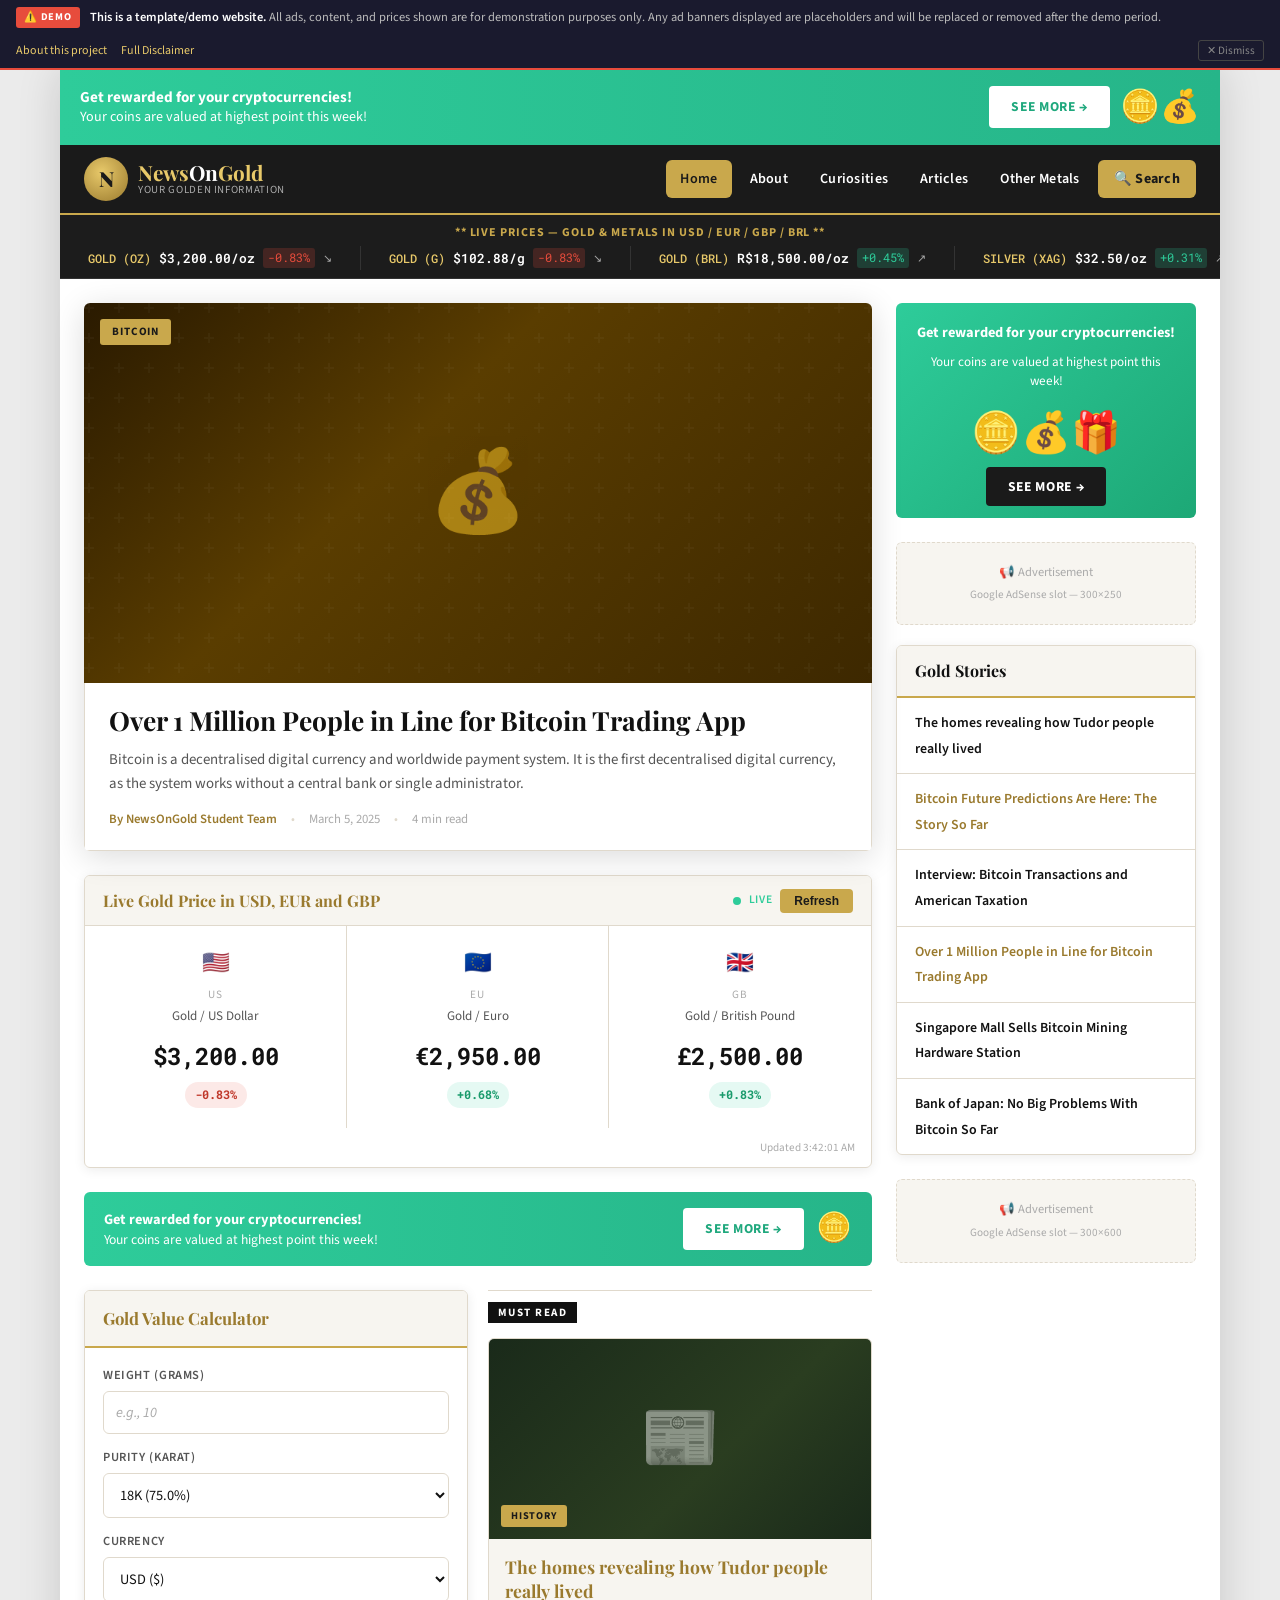
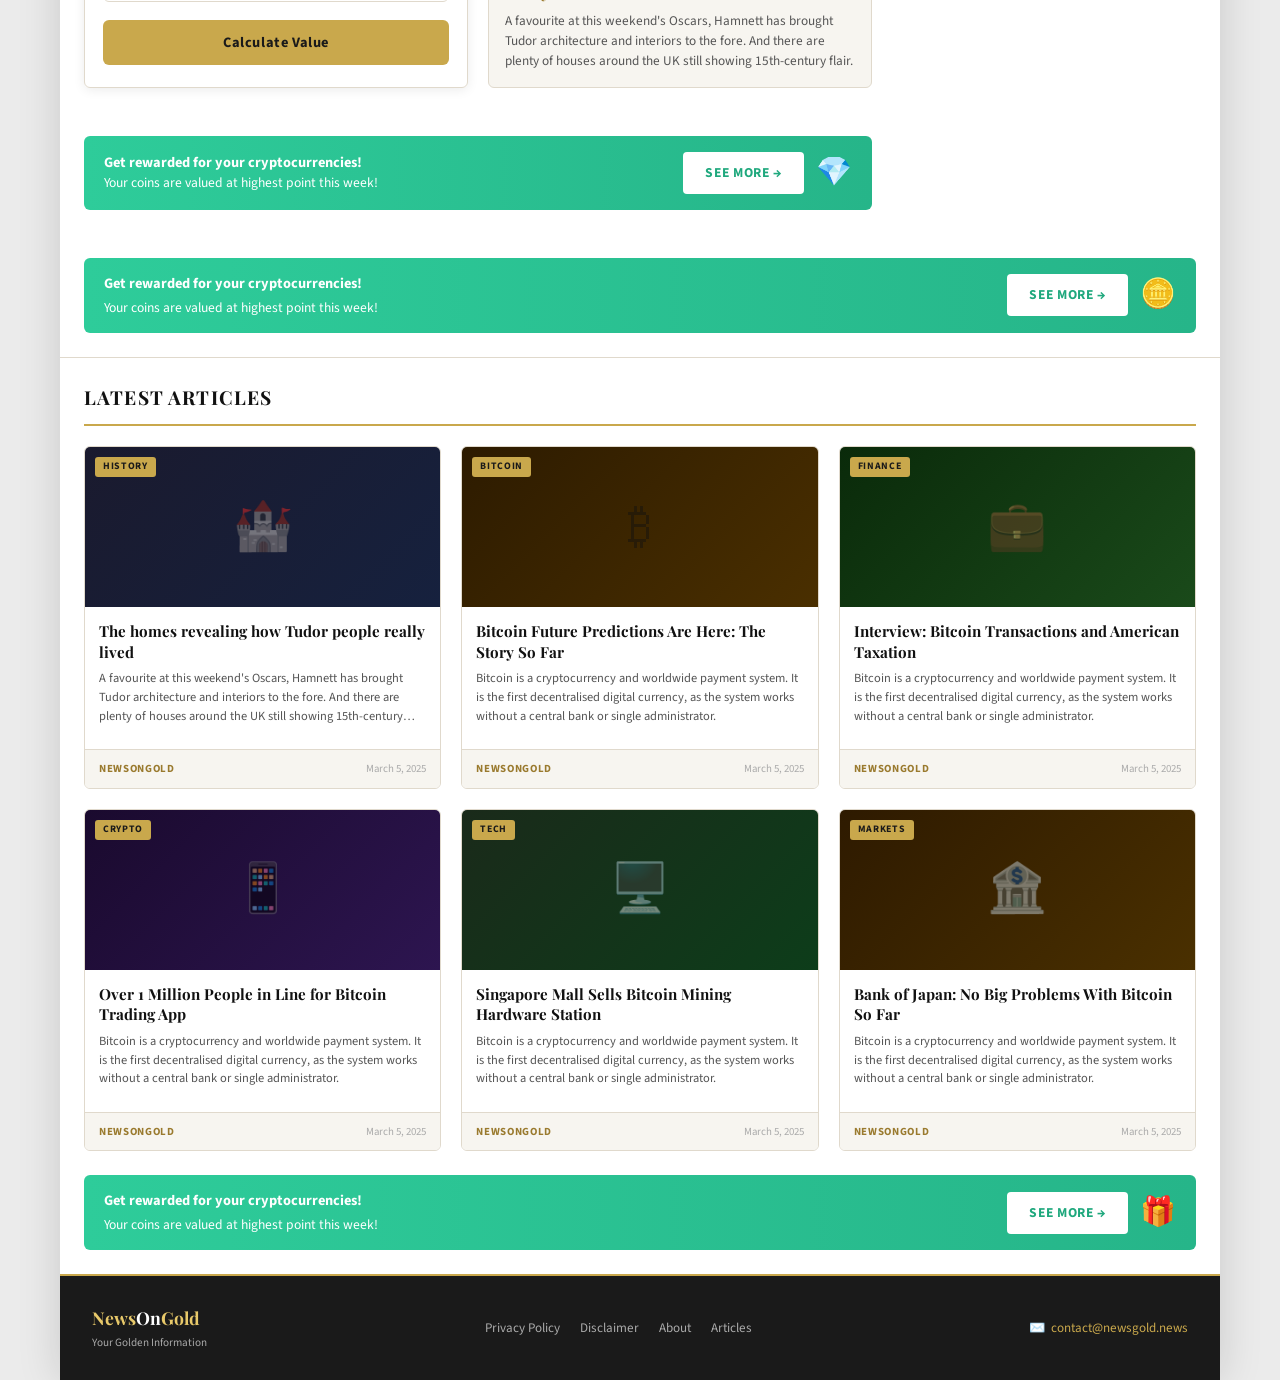
<file: index.html>
<!DOCTYPE html>
<html lang="en">
<head>
  <meta charset="UTF-8" />
  <meta name="viewport" content="width=device-width, initial-scale=1.0" />
  <meta name="description" content="NewsOnGold — Your trusted source for gold market news, live gold prices, and financial education. Covering gold, silver, platinum and cryptocurrency." />
  <meta name="keywords" content="gold price, gold news, live gold price, gold calculator, financial education, gold market" />
  <meta property="og:title" content="NewsOnGold — Your Golden Information" />
  <meta property="og:description" content="Live gold prices, gold news, and financial education for students and investors." />
  <meta property="og:type" content="website" />
  <title>NewsOnGold — Your Golden Information</title>
  <link rel="stylesheet" href="css/style.css" />
  <link rel="icon" href="data:image/svg+xml,<svg xmlns='http://www.w3.org/2000/svg' viewBox='0 0 100 100'><text y='.9em' font-size='90'>🥇</text></svg>" />

  <!-- Google AdSense placeholder — replace with your publisher ID -->
  <!-- <script async src="https://pagead2.googlesyndication.com/pagead/js/adsbygoogle.js?client=ca-pub-XXXXXXXXXX" crossorigin="anonymous"></script> -->
</head>
<body>

<div class="site-wrapper">

  <!-- ===== TOP AD BANNER ===== -->
  <div class="top-ad-banner">
    <div class="ad-text">
      <strong>Get rewarded for your cryptocurrencies!</strong>
      Your coins are valued at highest point this week!
    </div>
    <div class="ad-cta">
      <a href="#" class="btn-see-more">SEE MORE →</a>
      <span class="ad-coins">🪙💰</span>
    </div>
  </div>

  <!-- ===== HEADER ===== -->
  <header class="site-header">
    <div class="header-inner">
      <a href="index.html" class="site-logo">
        <div class="logo-icon">N</div>
        <div class="logo-text">
          <div class="name">News<span>On</span>Gold</div>
          <div class="tagline">Your Golden Information</div>
        </div>
      </a>

      <nav class="main-nav" id="mainNav" aria-label="Main navigation">
        <a href="index.html" class="active">Home</a>
        <a href="pages/about.html">About</a>
        <a href="pages/curiosities.html">Curiosities</a>
        <a href="pages/articles.html">Articles</a>
        <a href="pages/other-metals.html">Other Metals</a>
        <a href="#" class="search-btn" id="searchBtn">🔍 Search</a>
      </nav>

      <button class="hamburger" id="hamburger" aria-label="Toggle menu" aria-expanded="false">
        <span></span><span></span><span></span>
      </button>
    </div>
  </header>

  <!-- ===== PRICE TICKER ===== -->
  <div class="price-ticker" aria-label="Live metal prices ticker">
    <div class="ticker-label">** Live prices — Gold &amp; Metals in USD / EUR / GBP / BRL **</div>
    <div class="ticker-track" id="tickerTrack">
      <!-- Filled by JS -->
    </div>
  </div>

  <!-- ===== MAIN CONTENT ===== -->
  <main>
    <div class="content-wrap">

      <!-- ===== LEFT / MAIN COLUMN ===== -->
      <div class="main-col">

        <!-- Hero Article -->
        <article class="hero-article">
          <div class="hero-img-wrap">
            <div class="hero-img-placeholder">
              <div style="font-size:5rem;opacity:0.5">💰</div>
            </div>
            <span class="hero-category">Bitcoin</span>
          </div>
          <div class="hero-meta">
            <h2><a href="pages/article-sample.html">Over 1 Million People in Line for Bitcoin Trading App</a></h2>
            <p class="excerpt">Bitcoin is a decentralised digital currency and worldwide payment system. It is the first decentralised digital currency, as the system works without a central bank or single administrator.</p>
            <div class="article-byline">
              <span class="author">By NewsOnGold Student Team</span>
              <span class="dot">•</span>
              <span>March 5, 2025</span>
              <span class="dot">•</span>
              <span>4 min read</span>
            </div>
          </div>
        </article>

        <!-- Live Gold Price Widget -->
        <section class="live-gold-section" aria-label="Live gold prices">
          <div class="live-gold-header">
            <h3>Live Gold Price in USD, EUR and GBP</h3>
            <div class="live-controls">
              <div class="live-dot" aria-hidden="true"></div>
              <span class="live-label">Live</span>
              <button class="btn-refresh" id="btnRefresh" aria-label="Refresh gold prices">Refresh</button>
            </div>
          </div>
          <div class="gold-prices-grid" id="goldPricesGrid" aria-live="polite">
            <!-- Filled by JS -->
            <div class="price-card">
              <div class="currency-flag">🇺🇸</div>
              <div class="currency-label">US</div>
              <div class="currency-name">Gold / US Dollar</div>
              <div class="price-value">$2,045.71</div>
              <span class="price-change down">-0.83%</span>
            </div>
            <div class="price-card">
              <div class="currency-flag">🇪🇺</div>
              <div class="currency-label">EU</div>
              <div class="currency-name">Gold / Euro</div>
              <div class="price-value">€1,882.05</div>
              <span class="price-change up">+0.68%</span>
            </div>
            <div class="price-card">
              <div class="currency-flag">🇬🇧</div>
              <div class="currency-label">GB</div>
              <div class="currency-name">Gold / British Pound</div>
              <div class="price-value">£1,616.11</div>
              <span class="price-change up">+0.83%</span>
            </div>
          </div>
          <div style="padding:6px 16px 8px;text-align:right;">
            <small id="lastUpdated" style="font-size:0.7rem;color:#aaa;">Prices update every 5 minutes</small>
          </div>
        </section>

        <!-- Inline Ad Banner -->
        <div class="inline-ad" role="complementary" aria-label="Advertisement">
          <div class="ad-text">
            <strong>Get rewarded for your cryptocurrencies!</strong>
            Your coins are valued at highest point this week!
          </div>
          <div class="inline-ad-right">
            <a href="#" class="btn-see-more">SEE MORE →</a>
            <span style="font-size:1.8rem">🪙</span>
          </div>
        </div>

        <!-- Two-column: Calculator + Must Read -->
        <div style="display:grid;grid-template-columns:1fr 1fr;gap:20px;margin-bottom:24px;" class="calc-mustreads-row">

          <!-- Gold Calculator -->
          <section class="calculator-section" aria-label="Gold value calculator">
            <div class="calc-header">
              <h3>Gold Value Calculator</h3>
            </div>
            <div class="calc-body">
              <div class="form-group">
                <label for="calcWeight">Weight (grams)</label>
                <input type="number" id="calcWeight" placeholder="e.g., 10" min="0.01" step="0.01" />
              </div>
              <div class="form-group">
                <label for="calcPurity">Purity (Karat)</label>
                <select id="calcPurity">
                  <option>24K (99.9%)</option>
                  <option>22K (91.6%)</option>
                  <option>21K (87.5%)</option>
                  <option selected>18K (75.0%)</option>
                  <option>14K (58.3%)</option>
                  <option>10K (41.7%)</option>
                  <option>9K (37.5%)</option>
                </select>
              </div>
              <div class="form-group">
                <label for="calcCurrency">Currency</label>
                <select id="calcCurrency">
                  <option value="USD">USD ($)</option>
                  <option value="EUR">EUR (€)</option>
                  <option value="GBP">GBP (£)</option>
                  <option value="BRL">BRL (R$)</option>
                </select>
              </div>
              <button class="btn-calculate" id="btnCalculate">Calculate Value</button>
              <div class="calc-result" id="calcResult">
                <div class="result-label">Estimated Gold Value</div>
                <div class="result-value" id="calcResultValue">—</div>
              </div>
            </div>
          </section>

          <!-- Must Read -->
          <div>
            <div class="must-read-section">
              <div class="section-title"><span>MUST READ</span></div>
              <article class="must-read-card">
                <div class="must-read-img">
                  <div class="img-icon">📰</div>
                  <span class="must-read-cat">History</span>
                </div>
                <div class="must-read-content">
                  <h4><a href="pages/article-sample.html">The homes revealing how Tudor people really lived</a></h4>
                  <p>A favourite at this weekend's Oscars, Hamnett has brought Tudor architecture and interiors to the fore. And there are plenty of houses around the UK still showing 15th-century flair.</p>
                </div>
              </article>
            </div>
          </div>
        </div>

        <!-- Bottom Inline Ad -->
        <div class="inline-ad" role="complementary" aria-label="Advertisement">
          <div class="ad-text">
            <strong>Get rewarded for your cryptocurrencies!</strong>
            Your coins are valued at highest point this week!
          </div>
          <div class="inline-ad-right">
            <a href="#" class="btn-see-more">SEE MORE →</a>
            <span style="font-size:1.8rem">💎</span>
          </div>
        </div>

      </div><!-- /main-col -->

      <!-- ===== SIDEBAR ===== -->
      <aside class="sidebar" aria-label="Sidebar">

        <!-- Sidebar Ad -->
        <div class="sidebar-ad" role="complementary">
          <div class="sidebar-ad-box">
            <strong>Get rewarded for your cryptocurrencies!</strong>
            <p>Your coins are valued at highest point this week!</p>
            <div class="sidebar-ad-coins">🪙💰🎁</div>
            <a href="#" class="btn-see-more" style="background:var(--dark);color:var(--white);">SEE MORE →</a>
          </div>
        </div>

        <!-- AdSense Slot (replace with real ad unit) -->
        <div class="adsense-slot">
          <!-- Google AdSense Ad Unit -->
          <!-- <ins class="adsbygoogle" style="display:block" data-ad-client="ca-pub-XXXXXX" data-ad-slot="XXXXXXXX" data-ad-format="auto"></ins> -->
          <p>📢 Advertisement</p>
          <p style="font-size:0.7rem;margin-top:4px;">Google AdSense slot — 300×250</p>
        </div>

        <!-- Gold Stories Widget -->
        <aside class="sidebar-widget" aria-label="Gold Stories">
          <div class="widget-header">
            <h3>Gold Stories</h3>
          </div>
          <div class="widget-body">
            <div class="story-list-item">
              <a href="pages/article-sample.html">The homes revealing how Tudor people really lived</a>
            </div>
            <div class="story-list-item">
              <a href="pages/article-sample.html">Bitcoin Future Predictions Are Here: The Story So Far</a>
            </div>
            <div class="story-list-item">
              <a href="pages/article-sample.html">Interview: Bitcoin Transactions and American Taxation</a>
            </div>
            <div class="story-list-item">
              <a href="pages/article-sample.html">Over 1 Million People in Line for Bitcoin Trading App</a>
            </div>
            <div class="story-list-item">
              <a href="pages/article-sample.html">Singapore Mall Sells Bitcoin Mining Hardware Station</a>
            </div>
            <div class="story-list-item">
              <a href="pages/article-sample.html">Bank of Japan: No Big Problems With Bitcoin So Far</a>
            </div>
          </div>
        </aside>

        <!-- Sidebar AdSense -->
        <div class="adsense-slot">
          <p>📢 Advertisement</p>
          <p style="font-size:0.7rem;margin-top:4px;">Google AdSense slot — 300×600</p>
        </div>

      </aside><!-- /sidebar -->

    </div><!-- /content-wrap -->

    <!-- ===== BOTTOM AD BANNER ===== -->
    <div class="bottom-ad-banner" role="complementary" aria-label="Advertisement">
      <div class="ad-text">
        <strong>Get rewarded for your cryptocurrencies!</strong>
        Your coins are valued at highest point this week!
      </div>
      <div style="display:flex;align-items:center;gap:12px;">
        <a href="#" class="btn-see-more">SEE MORE →</a>
        <span style="font-size:1.8rem">🪙</span>
      </div>
    </div>

    <!-- ===== LATEST ARTICLES ===== -->
    <section class="latest-articles" aria-label="Latest articles">
      <h2 class="section-heading">Latest Articles</h2>
      <div class="articles-grid">

        <article class="article-card">
          <div class="article-thumb article-thumb-1">
            <div class="thumb-icon">🏰</div>
            <span class="article-cat-badge">History</span>
          </div>
          <div class="article-info">
            <h4><a href="pages/article-sample.html">The homes revealing how Tudor people really lived</a></h4>
            <p>A favourite at this weekend's Oscars, Hamnett has brought Tudor architecture and interiors to the fore. And there are plenty of houses around the UK still showing 15th-century flair.</p>
          </div>
          <div class="article-footer">
            <span class="site-name">NewsOnGold</span>
            <span class="pub-date">March 5, 2025</span>
          </div>
        </article>

        <article class="article-card">
          <div class="article-thumb article-thumb-2">
            <div class="thumb-icon">₿</div>
            <span class="article-cat-badge">Bitcoin</span>
          </div>
          <div class="article-info">
            <h4><a href="pages/article-sample.html">Bitcoin Future Predictions Are Here: The Story So Far</a></h4>
            <p>Bitcoin is a cryptocurrency and worldwide payment system. It is the first decentralised digital currency, as the system works without a central bank or single administrator.</p>
          </div>
          <div class="article-footer">
            <span class="site-name">NewsOnGold</span>
            <span class="pub-date">March 5, 2025</span>
          </div>
        </article>

        <article class="article-card">
          <div class="article-thumb article-thumb-3">
            <div class="thumb-icon">💼</div>
            <span class="article-cat-badge">Finance</span>
          </div>
          <div class="article-info">
            <h4><a href="pages/article-sample.html">Interview: Bitcoin Transactions and American Taxation</a></h4>
            <p>Bitcoin is a cryptocurrency and worldwide payment system. It is the first decentralised digital currency, as the system works without a central bank or single administrator.</p>
          </div>
          <div class="article-footer">
            <span class="site-name">NewsOnGold</span>
            <span class="pub-date">March 5, 2025</span>
          </div>
        </article>

        <article class="article-card">
          <div class="article-thumb article-thumb-4">
            <div class="thumb-icon">📱</div>
            <span class="article-cat-badge">Crypto</span>
          </div>
          <div class="article-info">
            <h4><a href="pages/article-sample.html">Over 1 Million People in Line for Bitcoin Trading App</a></h4>
            <p>Bitcoin is a cryptocurrency and worldwide payment system. It is the first decentralised digital currency, as the system works without a central bank or single administrator.</p>
          </div>
          <div class="article-footer">
            <span class="site-name">NewsOnGold</span>
            <span class="pub-date">March 5, 2025</span>
          </div>
        </article>

        <article class="article-card">
          <div class="article-thumb article-thumb-5">
            <div class="thumb-icon">🖥️</div>
            <span class="article-cat-badge">Tech</span>
          </div>
          <div class="article-info">
            <h4><a href="pages/article-sample.html">Singapore Mall Sells Bitcoin Mining Hardware Station</a></h4>
            <p>Bitcoin is a cryptocurrency and worldwide payment system. It is the first decentralised digital currency, as the system works without a central bank or single administrator.</p>
          </div>
          <div class="article-footer">
            <span class="site-name">NewsOnGold</span>
            <span class="pub-date">March 5, 2025</span>
          </div>
        </article>

        <article class="article-card">
          <div class="article-thumb article-thumb-6">
            <div class="thumb-icon">🏦</div>
            <span class="article-cat-badge">Markets</span>
          </div>
          <div class="article-info">
            <h4><a href="pages/article-sample.html">Bank of Japan: No Big Problems With Bitcoin So Far</a></h4>
            <p>Bitcoin is a cryptocurrency and worldwide payment system. It is the first decentralised digital currency, as the system works without a central bank or single administrator.</p>
          </div>
          <div class="article-footer">
            <span class="site-name">NewsOnGold</span>
            <span class="pub-date">March 5, 2025</span>
          </div>
        </article>

      </div>
    </section>

    <!-- ===== BOTTOM AD STRIP ===== -->
    <div class="bottom-ad-banner" role="complementary" aria-label="Advertisement">
      <div class="ad-text">
        <strong>Get rewarded for your cryptocurrencies!</strong>
        Your coins are valued at highest point this week!
      </div>
      <div style="display:flex;align-items:center;gap:12px;">
        <a href="#" class="btn-see-more">SEE MORE →</a>
        <span style="font-size:1.8rem">🎁</span>
      </div>
    </div>

  </main><!-- /main -->

  <!-- ===== FOOTER ===== -->
  <footer class="site-footer">
    <div class="footer-inner">
      <div class="footer-logo">
        <div class="name">News<span>On</span>Gold</div>
        <div class="tagline">Your Golden Information</div>
      </div>
      <nav class="footer-links" aria-label="Footer links">
        <a href="pages/privacy.html">Privacy Policy</a>
        <a href="pages/disclaimer.html">Disclaimer</a>
        <a href="pages/about.html">About</a>
        <a href="pages/articles.html">Articles</a>
      </nav>
      <div class="footer-contact">
        ✉️ <a href="mailto:contact@newsgold.news">contact@newsgold.news</a>
      </div>
    </div>
  </footer>

</div><!-- /site-wrapper -->

<!-- Search Overlay -->
<div class="search-overlay" id="searchOverlay" role="dialog" aria-label="Search" aria-modal="true">
  <div class="search-box">
    <h3>Search NewsOnGold</h3>
    <div class="search-input-wrap">
      <input type="search" id="searchInput" placeholder="Search articles, topics…" aria-label="Search input" />
      <button class="btn-search-go" onclick="alert('Search functionality — connect to your CMS or use a service like Algolia.')">Go</button>
    </div>
    <button class="btn-close-search" id="closeSearch">✕ Close</button>
  </div>
</div>

<script src="js/main.js"></script>
<script src="js/demo-banner.js"></script>
</body>
</html>
</file>
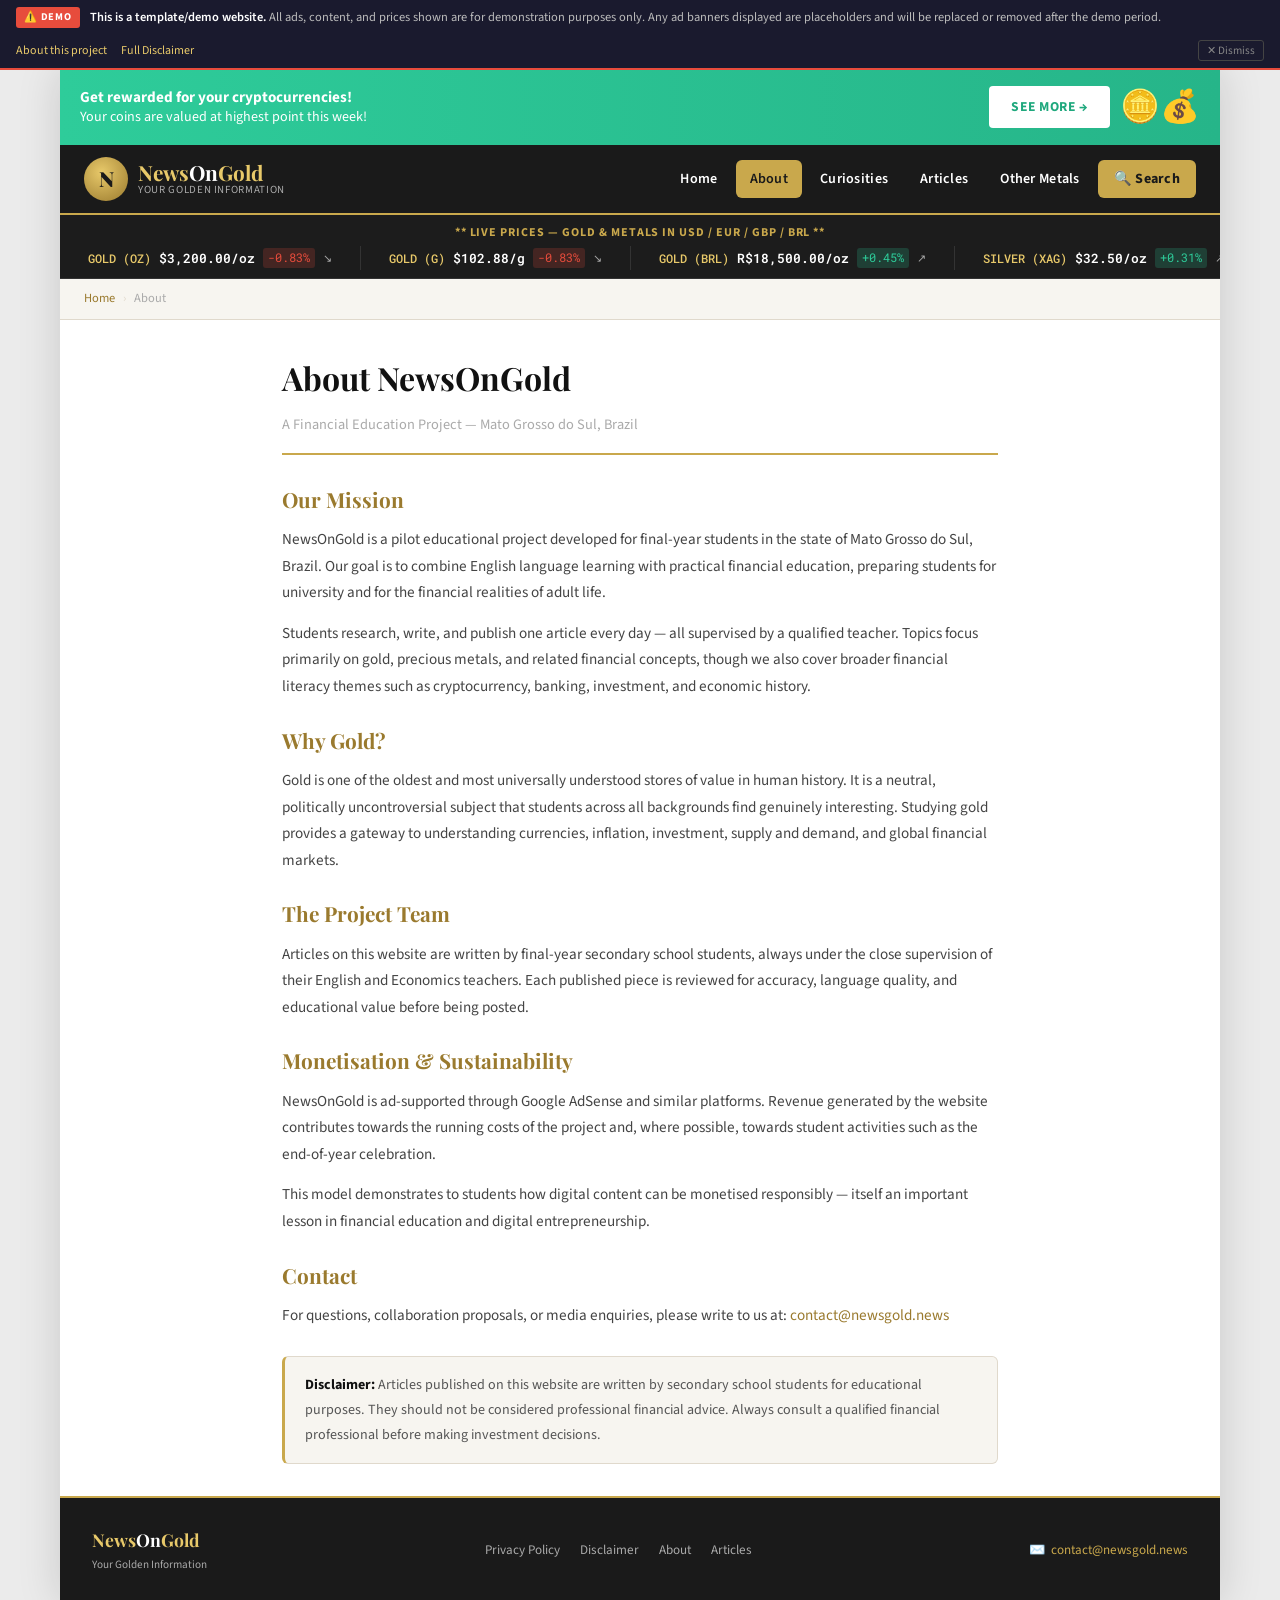
<file: pages/about.html>
<!DOCTYPE html>
<html lang="en">
<head>
  <meta charset="UTF-8" />
  <meta name="viewport" content="width=device-width, initial-scale=1.0" />
  <title>About — NewsOnGold</title>
  <link rel="stylesheet" href="../css/style.css" />
  <link rel="icon" href="data:image/svg+xml,<svg xmlns='http://www.w3.org/2000/svg' viewBox='0 0 100 100'><text y='.9em' font-size='90'>🥇</text></svg>" />
</head>
<body>
<div class="site-wrapper">

  <div class="top-ad-banner">
    <div class="ad-text"><strong>Get rewarded for your cryptocurrencies!</strong> Your coins are valued at highest point this week!</div>
    <div class="ad-cta"><a href="#" class="btn-see-more">SEE MORE →</a><span class="ad-coins">🪙💰</span></div>
  </div>

  <header class="site-header">
    <div class="header-inner">
      <a href="../index.html" class="site-logo">
        <div class="logo-icon">N</div>
        <div class="logo-text">
          <div class="name">News<span>On</span>Gold</div>
          <div class="tagline">Your Golden Information</div>
        </div>
      </a>
      <nav class="main-nav" id="mainNav">
        <a href="../index.html">Home</a>
        <a href="about.html" class="active">About</a>
        <a href="curiosities.html">Curiosities</a>
        <a href="articles.html">Articles</a>
        <a href="other-metals.html">Other Metals</a>
        <a href="#" class="search-btn" id="searchBtn">🔍 Search</a>
      </nav>
      <button class="hamburger" id="hamburger" aria-label="Toggle menu" aria-expanded="false"><span></span><span></span><span></span></button>
    </div>
  </header>

  <div class="price-ticker">
    <div class="ticker-label">** Live prices — Gold &amp; Metals in USD / EUR / GBP / BRL **</div>
    <div class="ticker-track" id="tickerTrack"></div>
  </div>

  <nav class="breadcrumb"><a href="../index.html">Home</a><span class="sep">›</span><span>About</span></nav>

  <main>
    <div class="info-page">
      <h1>About NewsOnGold</h1>
      <p class="subtitle">A Financial Education Project — Mato Grosso do Sul, Brazil</p>

      <h2>Our Mission</h2>
      <p>NewsOnGold is a pilot educational project developed for final-year students in the state of Mato Grosso do Sul, Brazil. Our goal is to combine English language learning with practical financial education, preparing students for university and for the financial realities of adult life.</p>

      <p>Students research, write, and publish one article every day — all supervised by a qualified teacher. Topics focus primarily on gold, precious metals, and related financial concepts, though we also cover broader financial literacy themes such as cryptocurrency, banking, investment, and economic history.</p>

      <h2>Why Gold?</h2>
      <p>Gold is one of the oldest and most universally understood stores of value in human history. It is a neutral, politically uncontroversial subject that students across all backgrounds find genuinely interesting. Studying gold provides a gateway to understanding currencies, inflation, investment, supply and demand, and global financial markets.</p>

      <h2>The Project Team</h2>
      <p>Articles on this website are written by final-year secondary school students, always under the close supervision of their English and Economics teachers. Each published piece is reviewed for accuracy, language quality, and educational value before being posted.</p>

      <h2>Monetisation &amp; Sustainability</h2>
      <p>NewsOnGold is ad-supported through Google AdSense and similar platforms. Revenue generated by the website contributes towards the running costs of the project and, where possible, towards student activities such as the end-of-year celebration.</p>

      <p>This model demonstrates to students how digital content can be monetised responsibly — itself an important lesson in financial education and digital entrepreneurship.</p>

      <h2>Contact</h2>
      <p>For questions, collaboration proposals, or media enquiries, please write to us at: <a href="mailto:contact@newsgold.news" style="color:var(--gold-dark);">contact@newsgold.news</a></p>

      <div style="background:var(--off-white);border:1px solid var(--border);border-left:3px solid var(--gold);border-radius:var(--radius);padding:16px 20px;margin-top:28px;">
        <p style="margin:0;font-size:0.88rem;color:var(--gray);">
          <strong style="color:var(--black);">Disclaimer:</strong> Articles published on this website are written by secondary school students for educational purposes. They should not be considered professional financial advice. Always consult a qualified financial professional before making investment decisions.
        </p>
      </div>
    </div>
  </main>

  <footer class="site-footer">
    <div class="footer-inner">
      <div class="footer-logo"><div class="name">News<span>On</span>Gold</div><div class="tagline">Your Golden Information</div></div>
      <nav class="footer-links">
        <a href="privacy.html">Privacy Policy</a>
        <a href="disclaimer.html">Disclaimer</a>
        <a href="about.html">About</a>
        <a href="articles.html">Articles</a>
      </nav>
      <div class="footer-contact">✉️ <a href="mailto:contact@newsgold.news">contact@newsgold.news</a></div>
    </div>
  </footer>
</div>

<div class="search-overlay" id="searchOverlay" role="dialog" aria-modal="true">
  <div class="search-box">
    <h3>Search NewsOnGold</h3>
    <div class="search-input-wrap">
      <input type="search" id="searchInput" placeholder="Search articles, topics…" />
      <button class="btn-search-go">Go</button>
    </div>
    <button class="btn-close-search" id="closeSearch">✕ Close</button>
  </div>
</div>

<script src="../js/main.js"></script>
  <script src="../js/demo-banner.js"></script>
</body>
</html>
</file>
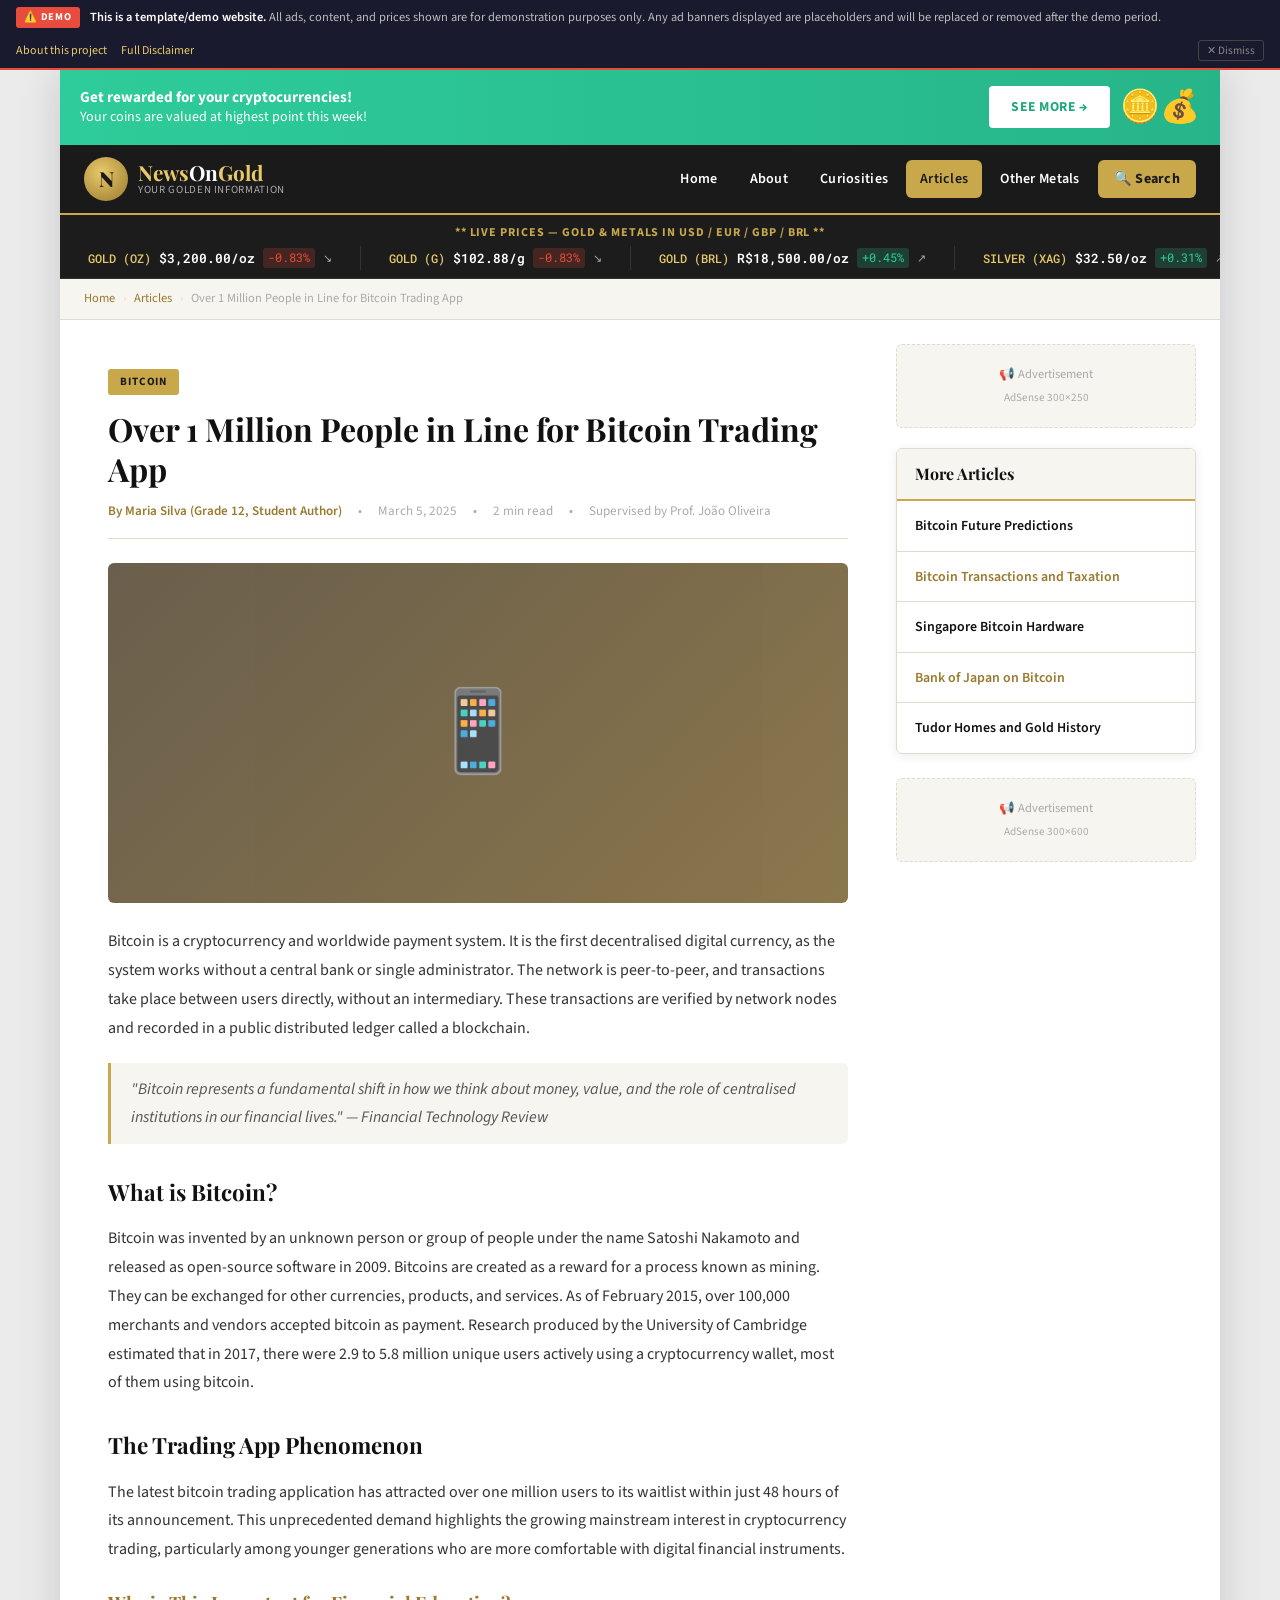
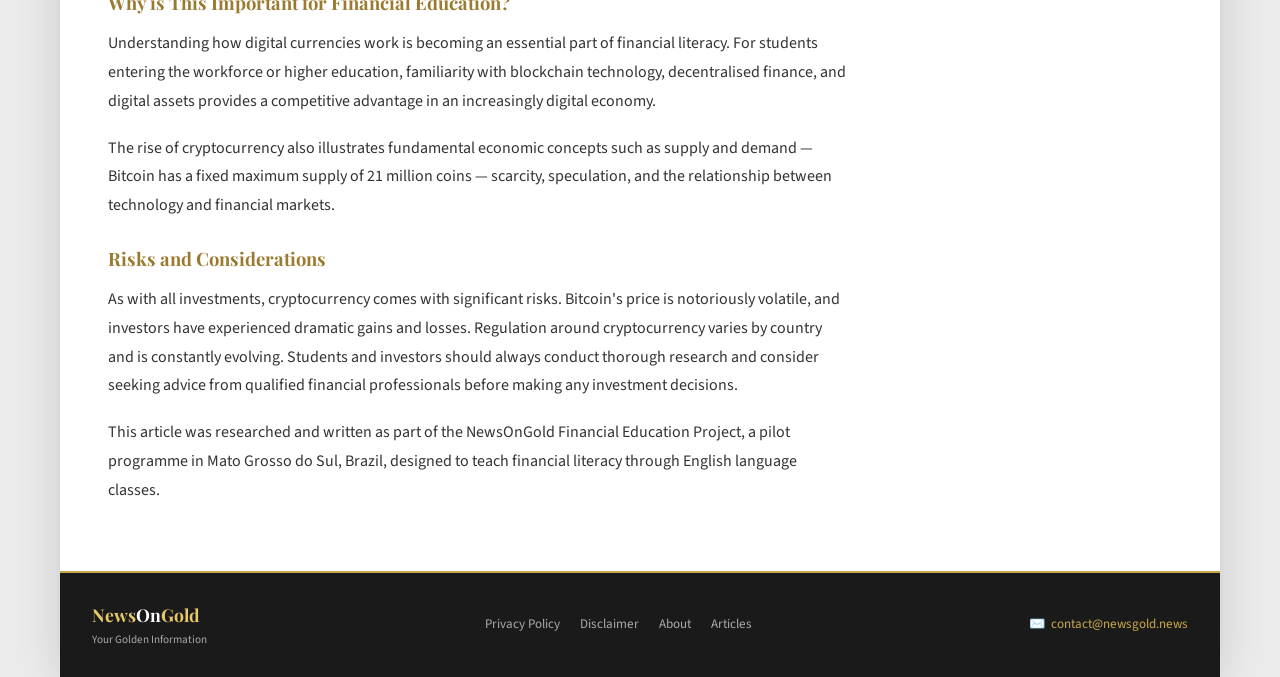
<file: pages/article-sample.html>
<!DOCTYPE html>
<html lang="en">
<head>
  <meta charset="UTF-8" />
  <meta name="viewport" content="width=device-width, initial-scale=1.0" />
  <meta name="description" content="Over 1 Million People in Line for Bitcoin Trading App — NewsOnGold Financial Education" />
  <title>Over 1 Million People in Line for Bitcoin Trading App — NewsOnGold</title>
  <link rel="stylesheet" href="../css/style.css" />
  <link rel="icon" href="data:image/svg+xml,<svg xmlns='http://www.w3.org/2000/svg' viewBox='0 0 100 100'><text y='.9em' font-size='90'>🥇</text></svg>" />
</head>
<body>

<div class="site-wrapper">

  <!-- Top Ad -->
  <div class="top-ad-banner">
    <div class="ad-text">
      <strong>Get rewarded for your cryptocurrencies!</strong>
      Your coins are valued at highest point this week!
    </div>
    <div class="ad-cta">
      <a href="#" class="btn-see-more">SEE MORE →</a>
      <span class="ad-coins">🪙💰</span>
    </div>
  </div>

  <!-- Header -->
  <header class="site-header">
    <div class="header-inner">
      <a href="../index.html" class="site-logo">
        <div class="logo-icon">N</div>
        <div class="logo-text">
          <div class="name">News<span>On</span>Gold</div>
          <div class="tagline">Your Golden Information</div>
        </div>
      </a>
      <nav class="main-nav" id="mainNav">
        <a href="../index.html">Home</a>
        <a href="about.html">About</a>
        <a href="curiosities.html">Curiosities</a>
        <a href="articles.html" class="active">Articles</a>
        <a href="other-metals.html">Other Metals</a>
        <a href="#" class="search-btn" id="searchBtn">🔍 Search</a>
      </nav>
      <button class="hamburger" id="hamburger" aria-label="Toggle menu" aria-expanded="false">
        <span></span><span></span><span></span>
      </button>
    </div>
  </header>

  <!-- Ticker -->
  <div class="price-ticker">
    <div class="ticker-label">** Live prices — Gold &amp; Metals in USD / EUR / GBP / BRL **</div>
    <div class="ticker-track" id="tickerTrack"></div>
  </div>

  <!-- Breadcrumb -->
  <nav class="breadcrumb" aria-label="Breadcrumb">
    <a href="../index.html">Home</a>
    <span class="sep">›</span>
    <a href="articles.html">Articles</a>
    <span class="sep">›</span>
    <span>Over 1 Million People in Line for Bitcoin Trading App</span>
  </nav>

  <!-- Main Content -->
  <main>
    <div class="content-wrap">
      <div class="main-col">
        <div class="article-page">

          <div class="article-page-header">
            <span class="article-page-cat">Bitcoin</span>
            <h1 class="article-page-title">Over 1 Million People in Line for Bitcoin Trading App</h1>
            <div class="article-page-byline">
              <span class="author">By Maria Silva (Grade 12, Student Author)</span>
              <span class="dot">•</span>
              <span>March 5, 2025</span>
              <span class="dot">•</span>
              <span id="readingTime">4 min read</span>
              <span class="dot">•</span>
              <span>Supervised by Prof. João Oliveira</span>
            </div>
          </div>

          <div class="article-page-img" aria-hidden="true">📱</div>

          <div class="article-page-body">
            <p>Bitcoin is a cryptocurrency and worldwide payment system. It is the first decentralised digital currency, as the system works without a central bank or single administrator. The network is peer-to-peer, and transactions take place between users directly, without an intermediary. These transactions are verified by network nodes and recorded in a public distributed ledger called a blockchain.</p>

            <blockquote>"Bitcoin represents a fundamental shift in how we think about money, value, and the role of centralised institutions in our financial lives." — Financial Technology Review</blockquote>

            <h2>What is Bitcoin?</h2>
            <p>Bitcoin was invented by an unknown person or group of people under the name Satoshi Nakamoto and released as open-source software in 2009. Bitcoins are created as a reward for a process known as mining. They can be exchanged for other currencies, products, and services. As of February 2015, over 100,000 merchants and vendors accepted bitcoin as payment. Research produced by the University of Cambridge estimated that in 2017, there were 2.9 to 5.8 million unique users actively using a cryptocurrency wallet, most of them using bitcoin.</p>

            <h2>The Trading App Phenomenon</h2>
            <p>The latest bitcoin trading application has attracted over one million users to its waitlist within just 48 hours of its announcement. This unprecedented demand highlights the growing mainstream interest in cryptocurrency trading, particularly among younger generations who are more comfortable with digital financial instruments.</p>

            <h3>Why is This Important for Financial Education?</h3>
            <p>Understanding how digital currencies work is becoming an essential part of financial literacy. For students entering the workforce or higher education, familiarity with blockchain technology, decentralised finance, and digital assets provides a competitive advantage in an increasingly digital economy.</p>

            <p>The rise of cryptocurrency also illustrates fundamental economic concepts such as supply and demand — Bitcoin has a fixed maximum supply of 21 million coins — scarcity, speculation, and the relationship between technology and financial markets.</p>

            <h3>Risks and Considerations</h3>
            <p>As with all investments, cryptocurrency comes with significant risks. Bitcoin's price is notoriously volatile, and investors have experienced dramatic gains and losses. Regulation around cryptocurrency varies by country and is constantly evolving. Students and investors should always conduct thorough research and consider seeking advice from qualified financial professionals before making any investment decisions.</p>

            <p>This article was researched and written as part of the NewsOnGold Financial Education Project, a pilot programme in Mato Grosso do Sul, Brazil, designed to teach financial literacy through English language classes.</p>
          </div>

        </div>
      </div>

      <!-- Sidebar -->
      <aside class="sidebar">
        <div class="adsense-slot">
          <p>📢 Advertisement</p>
          <p style="font-size:0.7rem;margin-top:4px;">AdSense 300×250</p>
        </div>
        <aside class="sidebar-widget">
          <div class="widget-header"><h3>More Articles</h3></div>
          <div class="widget-body">
            <div class="story-list-item"><a href="article-sample.html">Bitcoin Future Predictions</a></div>
            <div class="story-list-item"><a href="article-sample.html">Bitcoin Transactions and Taxation</a></div>
            <div class="story-list-item"><a href="article-sample.html">Singapore Bitcoin Hardware</a></div>
            <div class="story-list-item"><a href="article-sample.html">Bank of Japan on Bitcoin</a></div>
            <div class="story-list-item"><a href="article-sample.html">Tudor Homes and Gold History</a></div>
          </div>
        </aside>
        <div class="adsense-slot">
          <p>📢 Advertisement</p>
          <p style="font-size:0.7rem;margin-top:4px;">AdSense 300×600</p>
        </div>
      </aside>
    </div>
  </main>

  <!-- Footer -->
  <footer class="site-footer">
    <div class="footer-inner">
      <div class="footer-logo">
        <div class="name">News<span>On</span>Gold</div>
        <div class="tagline">Your Golden Information</div>
      </div>
      <nav class="footer-links">
        <a href="privacy.html">Privacy Policy</a>
        <a href="disclaimer.html">Disclaimer</a>
        <a href="about.html">About</a>
        <a href="articles.html">Articles</a>
      </nav>
      <div class="footer-contact">✉️ <a href="mailto:contact@newsgold.news">contact@newsgold.news</a></div>
    </div>
  </footer>
</div>

<div class="search-overlay" id="searchOverlay" role="dialog" aria-modal="true">
  <div class="search-box">
    <h3>Search NewsOnGold</h3>
    <div class="search-input-wrap">
      <input type="search" id="searchInput" placeholder="Search articles, topics…" />
      <button class="btn-search-go">Go</button>
    </div>
    <button class="btn-close-search" id="closeSearch">✕ Close</button>
  </div>
</div>

<script src="../js/main.js"></script>
  <script src="../js/demo-banner.js"></script>
</body>
</html>
</file>
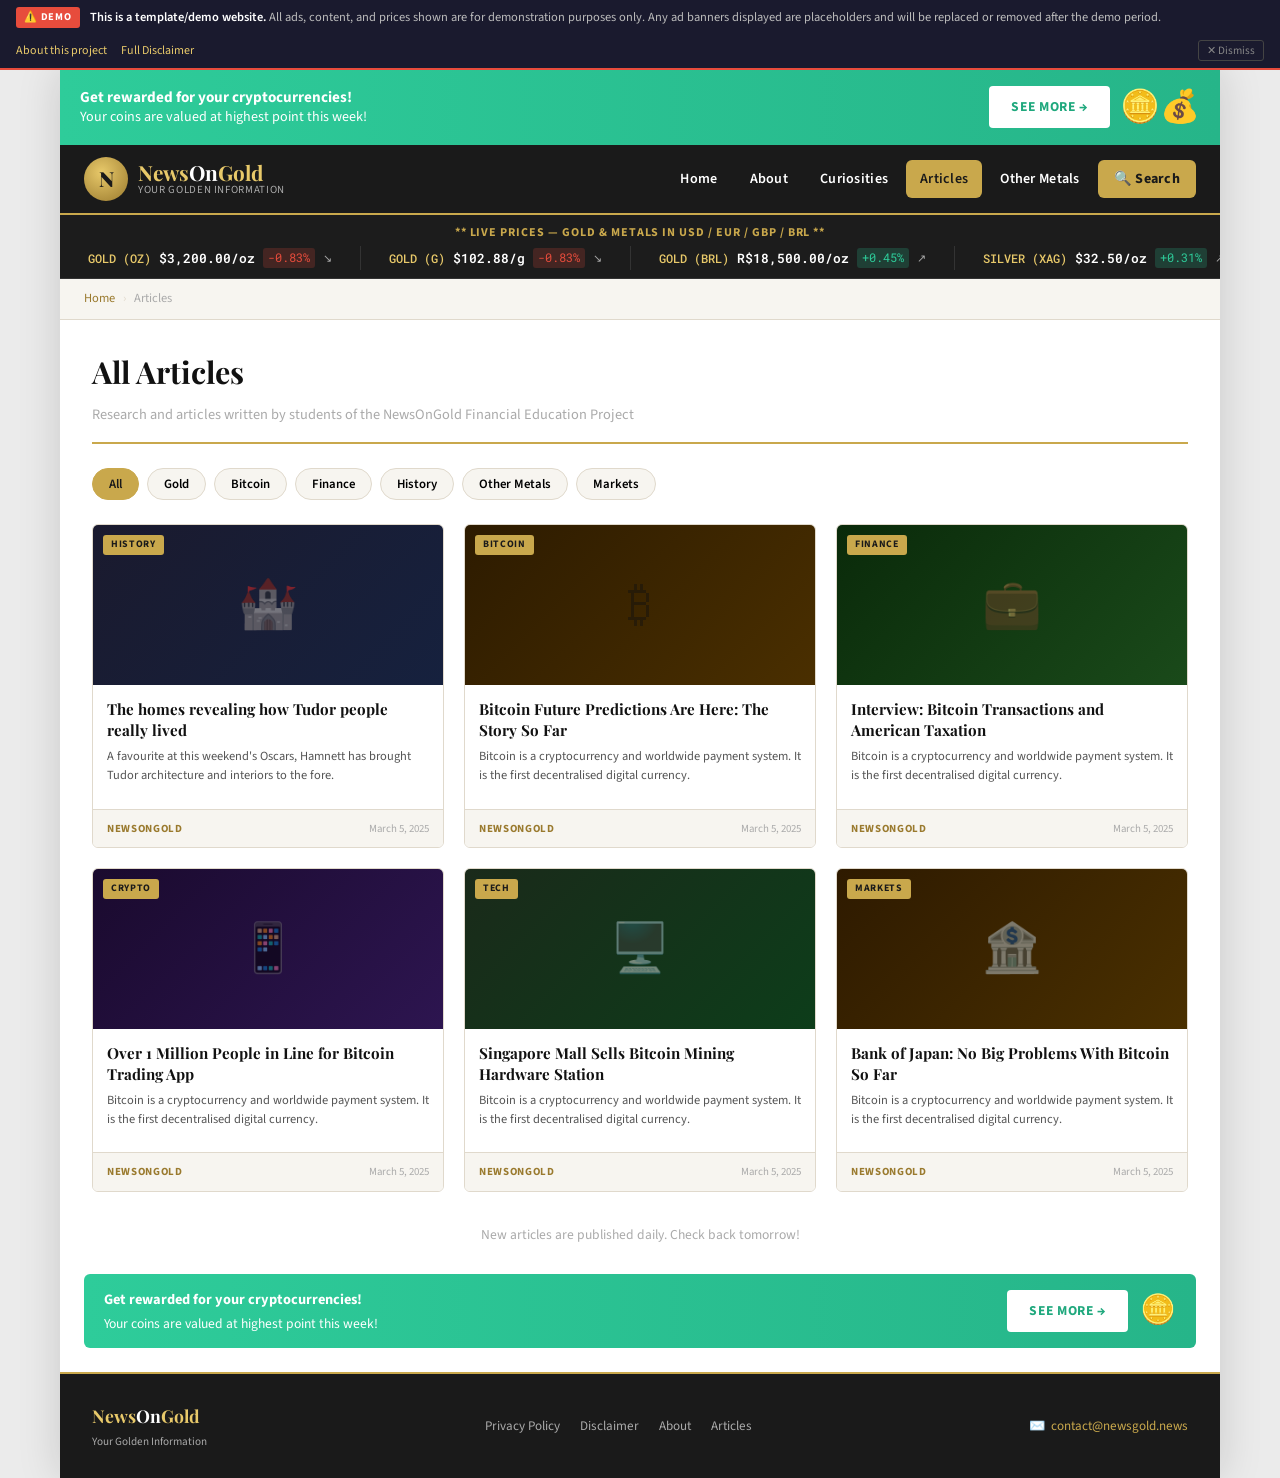
<file: pages/articles.html>
<!DOCTYPE html>
<html lang="en">
<head>
  <meta charset="UTF-8" />
  <meta name="viewport" content="width=device-width, initial-scale=1.0" />
  <meta name="description" content="All articles on gold, finance, and financial education — NewsOnGold" />
  <title>Articles — NewsOnGold</title>
  <link rel="stylesheet" href="../css/style.css" />
  <link rel="icon" href="data:image/svg+xml,<svg xmlns='http://www.w3.org/2000/svg' viewBox='0 0 100 100'><text y='.9em' font-size='90'>🥇</text></svg>" />
  <style>
    .articles-page { padding: 28px 32px; }
    .articles-page .page-title {
      font-family: 'Playfair Display', serif;
      font-size: 1.9rem;
      font-weight: 700;
      color: var(--black);
      margin-bottom: 6px;
    }
    .articles-page .page-subtitle {
      color: var(--gray-light);
      font-size: 0.9rem;
      border-bottom: 2px solid var(--gold);
      padding-bottom: 16px;
      margin-bottom: 24px;
    }
    .filter-bar {
      display: flex;
      flex-wrap: wrap;
      gap: 8px;
      margin-bottom: 24px;
    }
    .filter-btn {
      background: var(--off-white);
      border: 1px solid var(--border);
      padding: 6px 16px;
      border-radius: 20px;
      font-size: 0.8rem;
      font-weight: 600;
      cursor: pointer;
      font-family: inherit;
      transition: all 0.2s;
    }
    .filter-btn:hover, .filter-btn.active {
      background: var(--gold);
      border-color: var(--gold);
      color: var(--dark);
    }
  </style>
</head>
<body>
<div class="site-wrapper">

  <div class="top-ad-banner">
    <div class="ad-text"><strong>Get rewarded for your cryptocurrencies!</strong> Your coins are valued at highest point this week!</div>
    <div class="ad-cta"><a href="#" class="btn-see-more">SEE MORE →</a><span class="ad-coins">🪙💰</span></div>
  </div>

  <header class="site-header">
    <div class="header-inner">
      <a href="../index.html" class="site-logo">
        <div class="logo-icon">N</div>
        <div class="logo-text">
          <div class="name">News<span>On</span>Gold</div>
          <div class="tagline">Your Golden Information</div>
        </div>
      </a>
      <nav class="main-nav" id="mainNav">
        <a href="../index.html">Home</a>
        <a href="about.html">About</a>
        <a href="curiosities.html">Curiosities</a>
        <a href="articles.html" class="active">Articles</a>
        <a href="other-metals.html">Other Metals</a>
        <a href="#" class="search-btn" id="searchBtn">🔍 Search</a>
      </nav>
      <button class="hamburger" id="hamburger" aria-label="Toggle menu" aria-expanded="false"><span></span><span></span><span></span></button>
    </div>
  </header>

  <div class="price-ticker">
    <div class="ticker-label">** Live prices — Gold &amp; Metals in USD / EUR / GBP / BRL **</div>
    <div class="ticker-track" id="tickerTrack"></div>
  </div>

  <nav class="breadcrumb"><a href="../index.html">Home</a><span class="sep">›</span><span>Articles</span></nav>

  <main>
    <div class="articles-page">
      <h1 class="page-title">All Articles</h1>
      <p class="page-subtitle">Research and articles written by students of the NewsOnGold Financial Education Project</p>

      <div class="filter-bar">
        <button class="filter-btn active">All</button>
        <button class="filter-btn">Gold</button>
        <button class="filter-btn">Bitcoin</button>
        <button class="filter-btn">Finance</button>
        <button class="filter-btn">History</button>
        <button class="filter-btn">Other Metals</button>
        <button class="filter-btn">Markets</button>
      </div>

      <div class="articles-grid">
        <article class="article-card">
          <div class="article-thumb article-thumb-1"><div class="thumb-icon">🏰</div><span class="article-cat-badge">History</span></div>
          <div class="article-info">
            <h4><a href="article-sample.html">The homes revealing how Tudor people really lived</a></h4>
            <p>A favourite at this weekend's Oscars, Hamnett has brought Tudor architecture and interiors to the fore.</p>
          </div>
          <div class="article-footer"><span class="site-name">NewsOnGold</span><span class="pub-date">March 5, 2025</span></div>
        </article>

        <article class="article-card">
          <div class="article-thumb article-thumb-2"><div class="thumb-icon">₿</div><span class="article-cat-badge">Bitcoin</span></div>
          <div class="article-info">
            <h4><a href="article-sample.html">Bitcoin Future Predictions Are Here: The Story So Far</a></h4>
            <p>Bitcoin is a cryptocurrency and worldwide payment system. It is the first decentralised digital currency.</p>
          </div>
          <div class="article-footer"><span class="site-name">NewsOnGold</span><span class="pub-date">March 5, 2025</span></div>
        </article>

        <article class="article-card">
          <div class="article-thumb article-thumb-3"><div class="thumb-icon">💼</div><span class="article-cat-badge">Finance</span></div>
          <div class="article-info">
            <h4><a href="article-sample.html">Interview: Bitcoin Transactions and American Taxation</a></h4>
            <p>Bitcoin is a cryptocurrency and worldwide payment system. It is the first decentralised digital currency.</p>
          </div>
          <div class="article-footer"><span class="site-name">NewsOnGold</span><span class="pub-date">March 5, 2025</span></div>
        </article>

        <article class="article-card">
          <div class="article-thumb article-thumb-4"><div class="thumb-icon">📱</div><span class="article-cat-badge">Crypto</span></div>
          <div class="article-info">
            <h4><a href="article-sample.html">Over 1 Million People in Line for Bitcoin Trading App</a></h4>
            <p>Bitcoin is a cryptocurrency and worldwide payment system. It is the first decentralised digital currency.</p>
          </div>
          <div class="article-footer"><span class="site-name">NewsOnGold</span><span class="pub-date">March 5, 2025</span></div>
        </article>

        <article class="article-card">
          <div class="article-thumb article-thumb-5"><div class="thumb-icon">🖥️</div><span class="article-cat-badge">Tech</span></div>
          <div class="article-info">
            <h4><a href="article-sample.html">Singapore Mall Sells Bitcoin Mining Hardware Station</a></h4>
            <p>Bitcoin is a cryptocurrency and worldwide payment system. It is the first decentralised digital currency.</p>
          </div>
          <div class="article-footer"><span class="site-name">NewsOnGold</span><span class="pub-date">March 5, 2025</span></div>
        </article>

        <article class="article-card">
          <div class="article-thumb article-thumb-6"><div class="thumb-icon">🏦</div><span class="article-cat-badge">Markets</span></div>
          <div class="article-info">
            <h4><a href="article-sample.html">Bank of Japan: No Big Problems With Bitcoin So Far</a></h4>
            <p>Bitcoin is a cryptocurrency and worldwide payment system. It is the first decentralised digital currency.</p>
          </div>
          <div class="article-footer"><span class="site-name">NewsOnGold</span><span class="pub-date">March 5, 2025</span></div>
        </article>
      </div>

      <div style="text-align:center;margin-top:32px;">
        <p style="color:var(--gray-light);font-size:0.85rem;">New articles are published daily. Check back tomorrow!</p>
      </div>
    </div>

    <div class="bottom-ad-banner">
      <div class="ad-text"><strong>Get rewarded for your cryptocurrencies!</strong> Your coins are valued at highest point this week!</div>
      <div style="display:flex;align-items:center;gap:12px;"><a href="#" class="btn-see-more">SEE MORE →</a><span style="font-size:1.8rem">🪙</span></div>
    </div>
  </main>

  <footer class="site-footer">
    <div class="footer-inner">
      <div class="footer-logo"><div class="name">News<span>On</span>Gold</div><div class="tagline">Your Golden Information</div></div>
      <nav class="footer-links">
        <a href="privacy.html">Privacy Policy</a>
        <a href="disclaimer.html">Disclaimer</a>
        <a href="about.html">About</a>
        <a href="articles.html">Articles</a>
      </nav>
      <div class="footer-contact">✉️ <a href="mailto:contact@newsgold.news">contact@newsgold.news</a></div>
    </div>
  </footer>
</div>

<div class="search-overlay" id="searchOverlay" role="dialog" aria-modal="true">
  <div class="search-box">
    <h3>Search NewsOnGold</h3>
    <div class="search-input-wrap">
      <input type="search" id="searchInput" placeholder="Search articles, topics…" />
      <button class="btn-search-go">Go</button>
    </div>
    <button class="btn-close-search" id="closeSearch">✕ Close</button>
  </div>
</div>

<script src="../js/main.js"></script>
  <script src="../js/demo-banner.js"></script>
<script>
  document.querySelectorAll('.filter-btn').forEach(btn => {
    btn.addEventListener('click', () => {
      document.querySelectorAll('.filter-btn').forEach(b => b.classList.remove('active'));
      btn.classList.add('active');
    });
  });
</script>
</body>
</html>
</file>
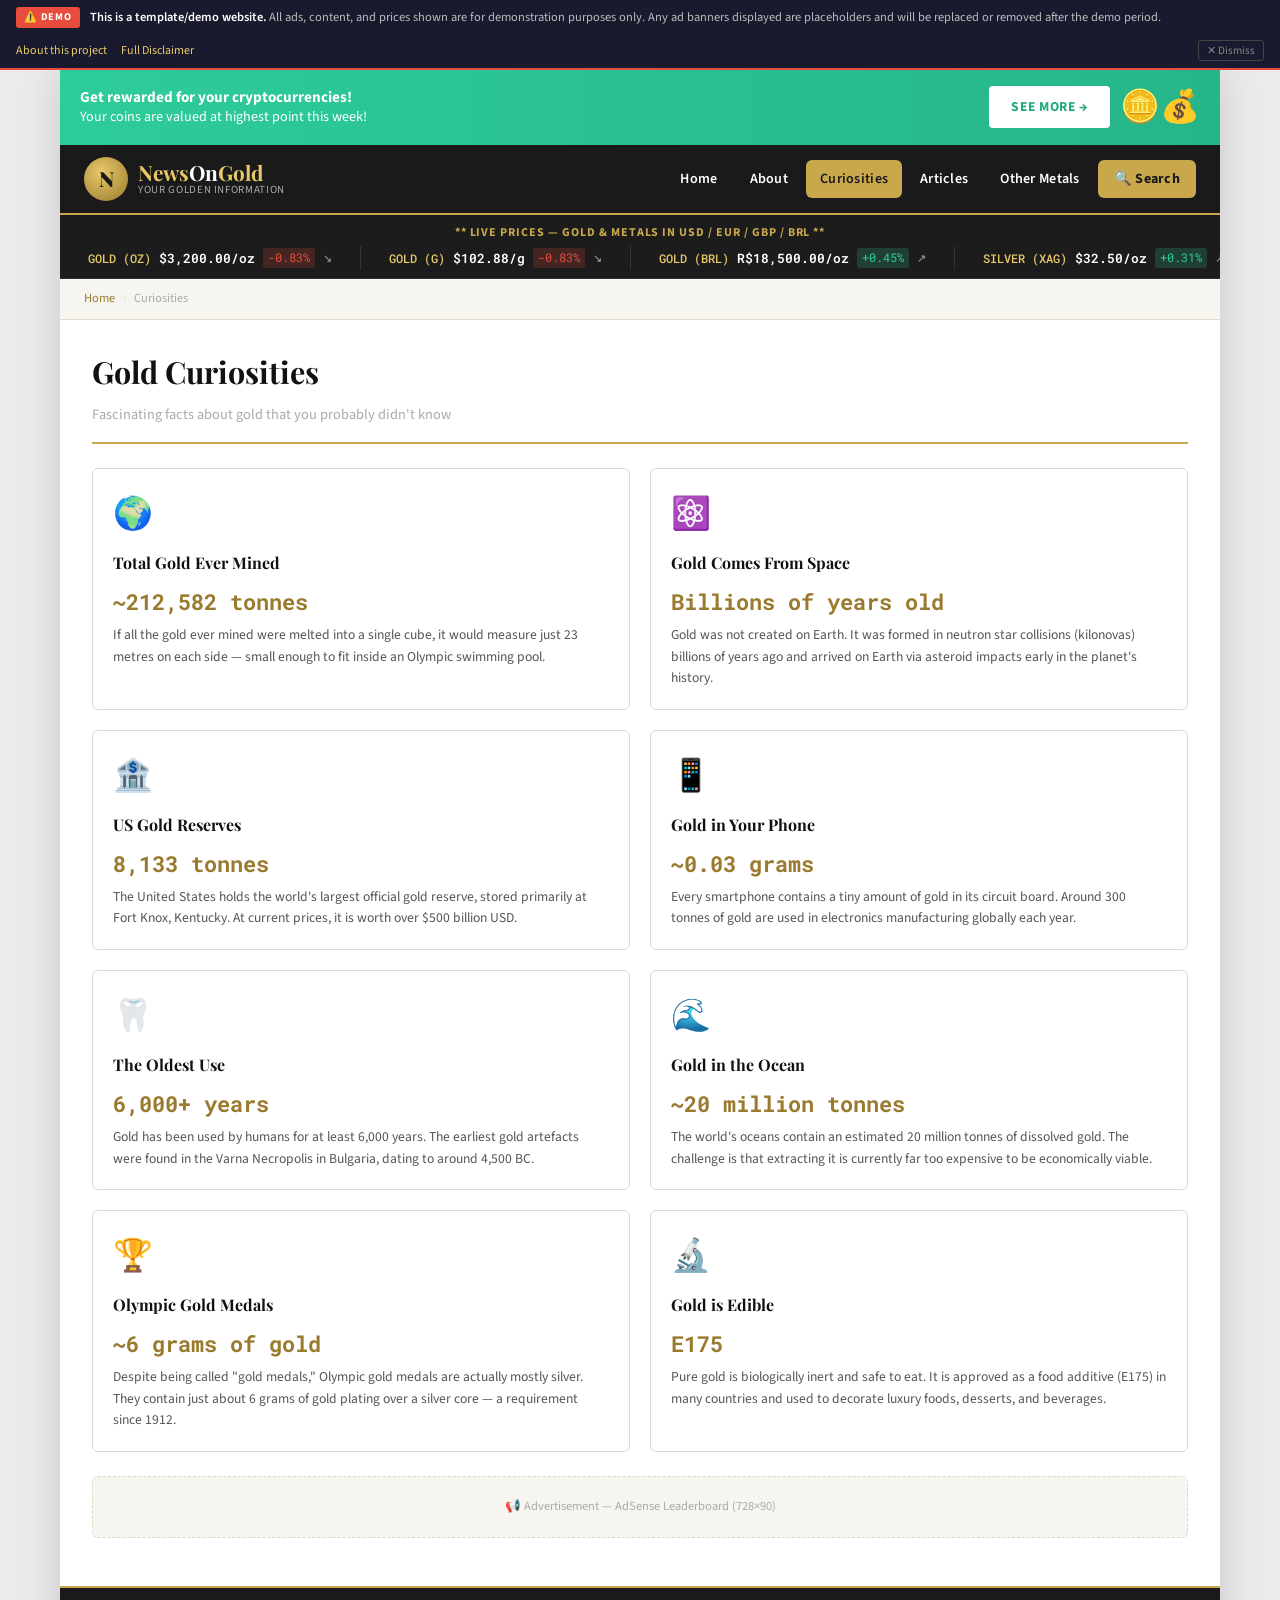
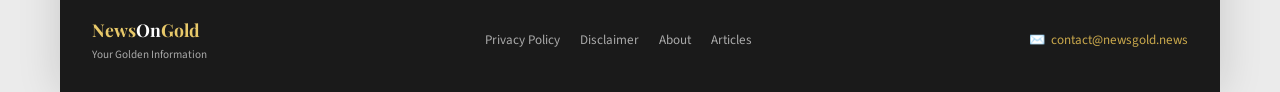
<file: pages/curiosities.html>
<!DOCTYPE html>
<html lang="en">
<head>
  <meta charset="UTF-8" />
  <meta name="viewport" content="width=device-width, initial-scale=1.0" />
  <title>Gold Curiosities — NewsOnGold</title>
  <link rel="stylesheet" href="../css/style.css" />
  <link rel="icon" href="data:image/svg+xml,<svg xmlns='http://www.w3.org/2000/svg' viewBox='0 0 100 100'><text y='.9em' font-size='90'>🥇</text></svg>" />
  <style>
    .facts-grid { display: grid; grid-template-columns: repeat(2, 1fr); gap: 20px; margin: 24px 0; }
    .fact-card {
      background: var(--white);
      border: 1px solid var(--border);
      border-radius: var(--radius);
      padding: 20px;
      transition: all 0.25s;
    }
    .fact-card:hover { border-color: var(--gold); box-shadow: var(--shadow); }
    .fact-icon { font-size: 2rem; margin-bottom: 10px; }
    .fact-card h3 { font-family: 'Playfair Display', serif; font-size: 1rem; color: var(--black); margin-bottom: 8px; }
    .fact-card p { font-size: 0.85rem; color: var(--gray); line-height: 1.6; }
    .fact-number { font-family: 'Roboto Mono', monospace; font-size: 1.4rem; font-weight: 700; color: var(--gold-dark); display: block; margin-bottom: 4px; }
    @media (max-width: 600px) { .facts-grid { grid-template-columns: 1fr; } }
  </style>
</head>
<body>
<div class="site-wrapper">

  <div class="top-ad-banner">
    <div class="ad-text"><strong>Get rewarded for your cryptocurrencies!</strong> Your coins are valued at highest point this week!</div>
    <div class="ad-cta"><a href="#" class="btn-see-more">SEE MORE →</a><span class="ad-coins">🪙💰</span></div>
  </div>

  <header class="site-header">
    <div class="header-inner">
      <a href="../index.html" class="site-logo">
        <div class="logo-icon">N</div>
        <div class="logo-text">
          <div class="name">News<span>On</span>Gold</div>
          <div class="tagline">Your Golden Information</div>
        </div>
      </a>
      <nav class="main-nav" id="mainNav">
        <a href="../index.html">Home</a>
        <a href="about.html">About</a>
        <a href="curiosities.html" class="active">Curiosities</a>
        <a href="articles.html">Articles</a>
        <a href="other-metals.html">Other Metals</a>
        <a href="#" class="search-btn" id="searchBtn">🔍 Search</a>
      </nav>
      <button class="hamburger" id="hamburger" aria-label="Toggle menu" aria-expanded="false"><span></span><span></span><span></span></button>
    </div>
  </header>

  <div class="price-ticker">
    <div class="ticker-label">** Live prices — Gold &amp; Metals in USD / EUR / GBP / BRL **</div>
    <div class="ticker-track" id="tickerTrack"></div>
  </div>

  <nav class="breadcrumb"><a href="../index.html">Home</a><span class="sep">›</span><span>Curiosities</span></nav>

  <main>
    <div style="padding:28px 32px;">
      <h1 style="font-family:'Playfair Display',serif;font-size:1.9rem;font-weight:700;color:var(--black);margin-bottom:6px;">Gold Curiosities</h1>
      <p style="color:var(--gray-light);font-size:0.9rem;border-bottom:2px solid var(--gold);padding-bottom:16px;margin-bottom:0;">Fascinating facts about gold that you probably didn't know</p>

      <div class="facts-grid">
        <div class="fact-card">
          <div class="fact-icon">🌍</div>
          <h3>Total Gold Ever Mined</h3>
          <span class="fact-number">~212,582 tonnes</span>
          <p>If all the gold ever mined were melted into a single cube, it would measure just 23 metres on each side — small enough to fit inside an Olympic swimming pool.</p>
        </div>
        <div class="fact-card">
          <div class="fact-icon">⚛️</div>
          <h3>Gold Comes From Space</h3>
          <span class="fact-number">Billions of years old</span>
          <p>Gold was not created on Earth. It was formed in neutron star collisions (kilonovas) billions of years ago and arrived on Earth via asteroid impacts early in the planet's history.</p>
        </div>
        <div class="fact-card">
          <div class="fact-icon">🏦</div>
          <h3>US Gold Reserves</h3>
          <span class="fact-number">8,133 tonnes</span>
          <p>The United States holds the world's largest official gold reserve, stored primarily at Fort Knox, Kentucky. At current prices, it is worth over $500 billion USD.</p>
        </div>
        <div class="fact-card">
          <div class="fact-icon">📱</div>
          <h3>Gold in Your Phone</h3>
          <span class="fact-number">~0.03 grams</span>
          <p>Every smartphone contains a tiny amount of gold in its circuit board. Around 300 tonnes of gold are used in electronics manufacturing globally each year.</p>
        </div>
        <div class="fact-card">
          <div class="fact-icon">🦷</div>
          <h3>The Oldest Use</h3>
          <span class="fact-number">6,000+ years</span>
          <p>Gold has been used by humans for at least 6,000 years. The earliest gold artefacts were found in the Varna Necropolis in Bulgaria, dating to around 4,500 BC.</p>
        </div>
        <div class="fact-card">
          <div class="fact-icon">🌊</div>
          <h3>Gold in the Ocean</h3>
          <span class="fact-number">~20 million tonnes</span>
          <p>The world's oceans contain an estimated 20 million tonnes of dissolved gold. The challenge is that extracting it is currently far too expensive to be economically viable.</p>
        </div>
        <div class="fact-card">
          <div class="fact-icon">🏆</div>
          <h3>Olympic Gold Medals</h3>
          <span class="fact-number">~6 grams of gold</span>
          <p>Despite being called "gold medals," Olympic gold medals are actually mostly silver. They contain just about 6 grams of gold plating over a silver core — a requirement since 1912.</p>
        </div>
        <div class="fact-card">
          <div class="fact-icon">🔬</div>
          <h3>Gold is Edible</h3>
          <span class="fact-number">E175</span>
          <p>Pure gold is biologically inert and safe to eat. It is approved as a food additive (E175) in many countries and used to decorate luxury foods, desserts, and beverages.</p>
        </div>
      </div>

      <div class="adsense-slot">
        <p>📢 Advertisement — AdSense Leaderboard (728×90)</p>
      </div>
    </div>
  </main>

  <footer class="site-footer">
    <div class="footer-inner">
      <div class="footer-logo"><div class="name">News<span>On</span>Gold</div><div class="tagline">Your Golden Information</div></div>
      <nav class="footer-links">
        <a href="privacy.html">Privacy Policy</a>
        <a href="disclaimer.html">Disclaimer</a>
        <a href="about.html">About</a>
        <a href="articles.html">Articles</a>
      </nav>
      <div class="footer-contact">✉️ <a href="mailto:contact@newsgold.news">contact@newsgold.news</a></div>
    </div>
  </footer>
</div>

<div class="search-overlay" id="searchOverlay" role="dialog" aria-modal="true">
  <div class="search-box">
    <h3>Search NewsOnGold</h3>
    <div class="search-input-wrap">
      <input type="search" id="searchInput" placeholder="Search articles, topics…" />
      <button class="btn-search-go">Go</button>
    </div>
    <button class="btn-close-search" id="closeSearch">✕ Close</button>
  </div>
</div>
<script src="../js/demo-banner.js"></script>
<script src="../js/main.js"></script>
</body>
</html>
</file>
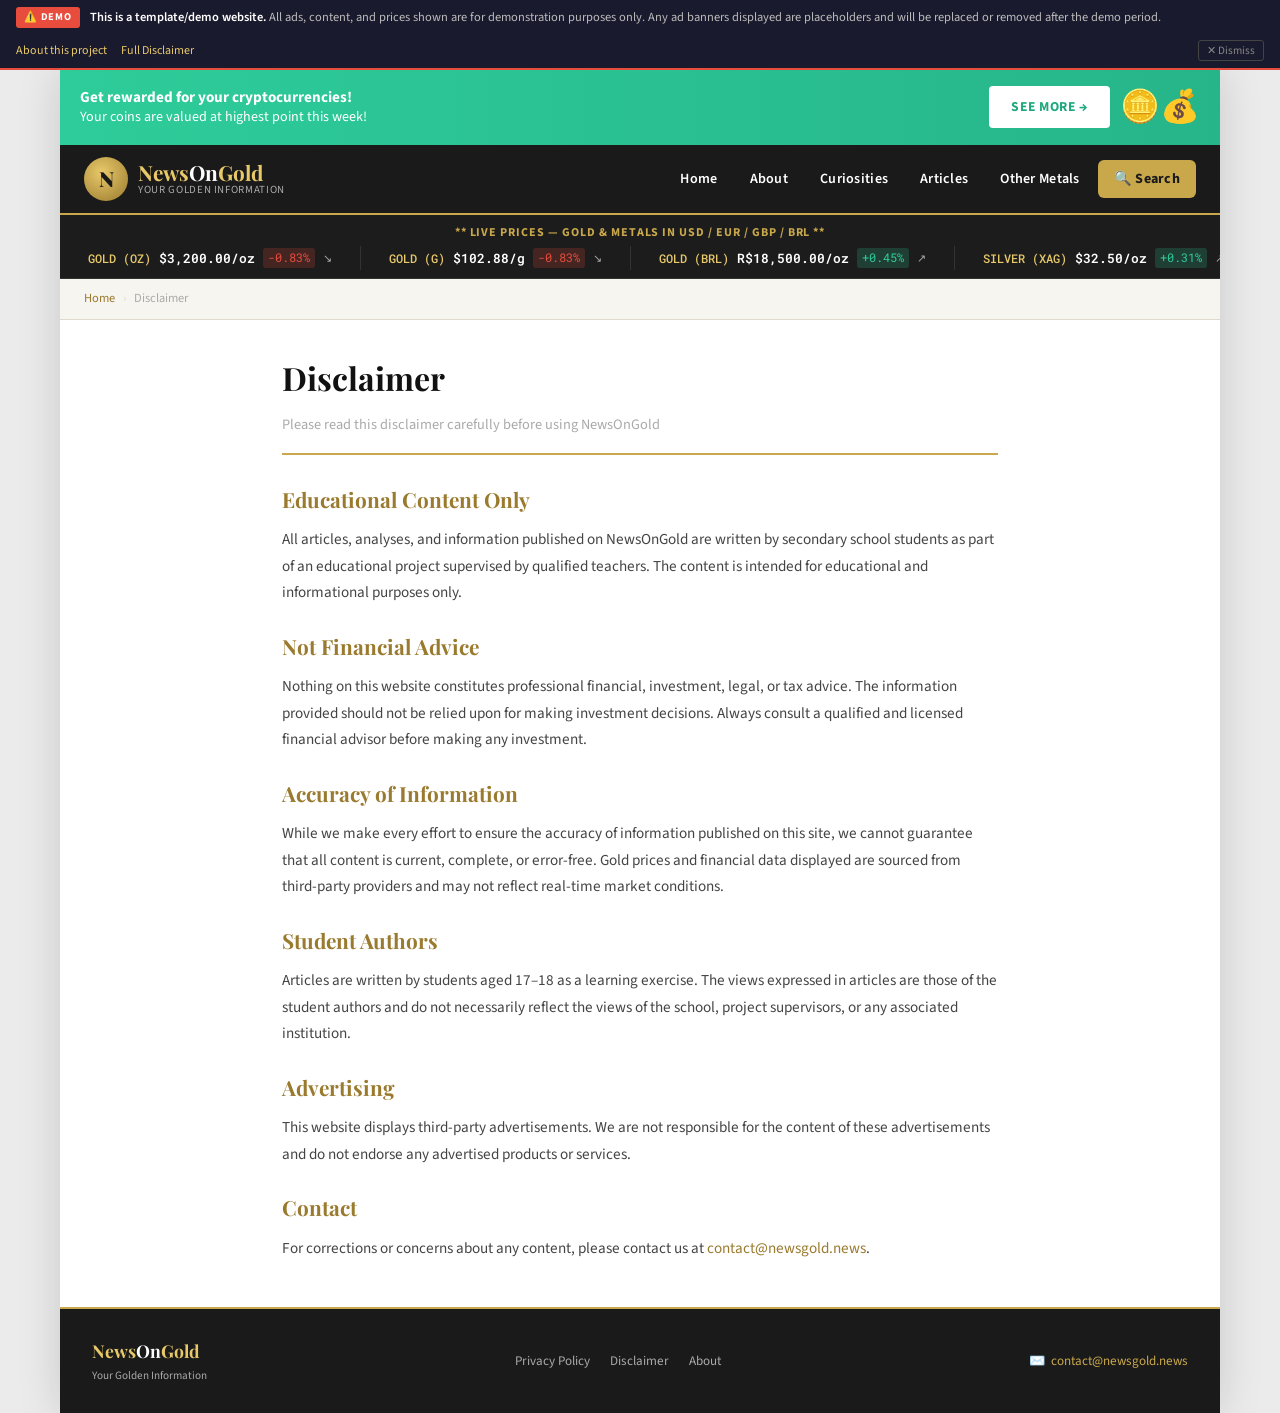
<file: pages/disclaimer.html>
<!DOCTYPE html>
<html lang="en">
<head>
  <meta charset="UTF-8" />
  <meta name="viewport" content="width=device-width, initial-scale=1.0" />
  <title>Disclaimer — NewsOnGold</title>
  <link rel="stylesheet" href="../css/style.css" />
  <link rel="icon" href="data:image/svg+xml,<svg xmlns='http://www.w3.org/2000/svg' viewBox='0 0 100 100'><text y='.9em' font-size='90'>🥇</text></svg>" />
</head>
<body>
<div class="site-wrapper">
  <div class="top-ad-banner">
    <div class="ad-text"><strong>Get rewarded for your cryptocurrencies!</strong> Your coins are valued at highest point this week!</div>
    <div class="ad-cta"><a href="#" class="btn-see-more">SEE MORE →</a><span class="ad-coins">🪙💰</span></div>
  </div>
  <header class="site-header">
    <div class="header-inner">
      <a href="../index.html" class="site-logo">
        <div class="logo-icon">N</div>
        <div class="logo-text"><div class="name">News<span>On</span>Gold</div><div class="tagline">Your Golden Information</div></div>
      </a>
      <nav class="main-nav" id="mainNav">
        <a href="../index.html">Home</a>
        <a href="about.html">About</a>
        <a href="curiosities.html">Curiosities</a>
        <a href="articles.html">Articles</a>
        <a href="other-metals.html">Other Metals</a>
        <a href="#" class="search-btn" id="searchBtn">🔍 Search</a>
      </nav>
      <button class="hamburger" id="hamburger" aria-label="Toggle menu" aria-expanded="false"><span></span><span></span><span></span></button>
    </div>
  </header>
  <div class="price-ticker">
    <div class="ticker-label">** Live prices — Gold &amp; Metals in USD / EUR / GBP / BRL **</div>
    <div class="ticker-track" id="tickerTrack"></div>
  </div>
  <nav class="breadcrumb"><a href="../index.html">Home</a><span class="sep">›</span><span>Disclaimer</span></nav>
  <main>
    <div class="info-page">
      <h1>Disclaimer</h1>
      <p class="subtitle">Please read this disclaimer carefully before using NewsOnGold</p>
      <h2>Educational Content Only</h2>
      <p>All articles, analyses, and information published on NewsOnGold are written by secondary school students as part of an educational project supervised by qualified teachers. The content is intended for educational and informational purposes only.</p>
      <h2>Not Financial Advice</h2>
      <p>Nothing on this website constitutes professional financial, investment, legal, or tax advice. The information provided should not be relied upon for making investment decisions. Always consult a qualified and licensed financial advisor before making any investment.</p>
      <h2>Accuracy of Information</h2>
      <p>While we make every effort to ensure the accuracy of information published on this site, we cannot guarantee that all content is current, complete, or error-free. Gold prices and financial data displayed are sourced from third-party providers and may not reflect real-time market conditions.</p>
      <h2>Student Authors</h2>
      <p>Articles are written by students aged 17–18 as a learning exercise. The views expressed in articles are those of the student authors and do not necessarily reflect the views of the school, project supervisors, or any associated institution.</p>
      <h2>Advertising</h2>
      <p>This website displays third-party advertisements. We are not responsible for the content of these advertisements and do not endorse any advertised products or services.</p>
      <h2>Contact</h2>
      <p>For corrections or concerns about any content, please contact us at <a href="mailto:contact@newsgold.news" style="color:var(--gold-dark);">contact@newsgold.news</a>.</p>
    </div>
  </main>
  <footer class="site-footer">
    <div class="footer-inner">
      <div class="footer-logo"><div class="name">News<span>On</span>Gold</div><div class="tagline">Your Golden Information</div></div>
      <nav class="footer-links"><a href="privacy.html">Privacy Policy</a><a href="disclaimer.html">Disclaimer</a><a href="about.html">About</a></nav>
      <div class="footer-contact">✉️ <a href="mailto:contact@newsgold.news">contact@newsgold.news</a></div>
    </div>
  </footer>
</div>
<div class="search-overlay" id="searchOverlay" role="dialog" aria-modal="true">
  <div class="search-box">
    <h3>Search NewsOnGold</h3>
    <div class="search-input-wrap"><input type="search" id="searchInput" placeholder="Search articles…" /><button class="btn-search-go">Go</button></div>
    <button class="btn-close-search" id="closeSearch">✕ Close</button>
  </div>
</div>
<script src="../js/main.js"></script>
  <script src="../js/demo-banner.js"></script>
</body>
</html>
</file>
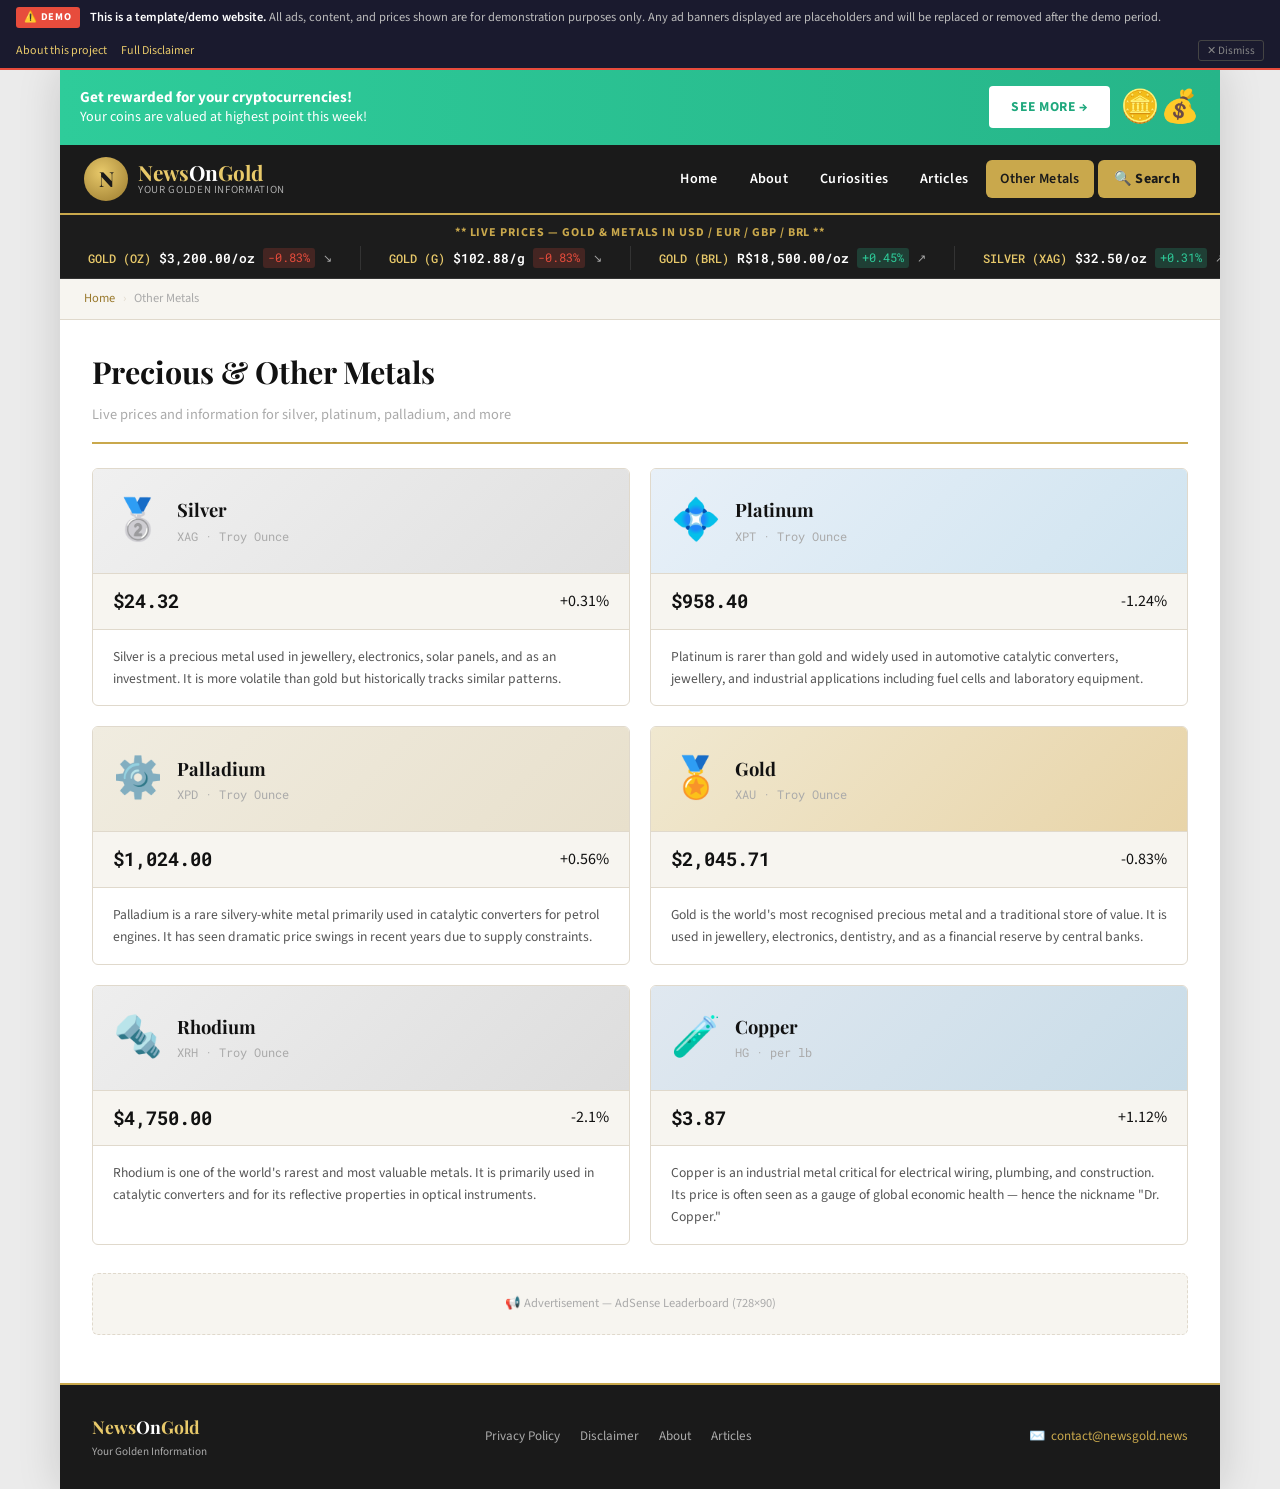
<file: pages/other-metals.html>
<!DOCTYPE html>
<html lang="en">
<head>
  <meta charset="UTF-8" />
  <meta name="viewport" content="width=device-width, initial-scale=1.0" />
  <title>Other Metals — NewsOnGold</title>
  <link rel="stylesheet" href="../css/style.css" />
  <link rel="icon" href="data:image/svg+xml,<svg xmlns='http://www.w3.org/2000/svg' viewBox='0 0 100 100'><text y='.9em' font-size='90'>🥇</text></svg>" />
  <style>
    .metals-grid { display: grid; grid-template-columns: repeat(2, 1fr); gap: 20px; margin-top: 24px; }
    .metal-card {
      border: 1px solid var(--border);
      border-radius: var(--radius);
      overflow: hidden;
      background: var(--white);
      transition: all 0.25s;
    }
    .metal-card:hover { transform: translateY(-3px); box-shadow: var(--shadow-lg); }
    .metal-card-header {
      padding: 20px;
      display: flex;
      align-items: center;
      gap: 14px;
    }
    .metal-icon { font-size: 2.5rem; }
    .metal-card-header h3 { font-family: 'Playfair Display', serif; font-size: 1.15rem; color: var(--black); margin-bottom: 2px; }
    .metal-card-header .symbol { font-size: 0.78rem; color: var(--gray-light); font-family: 'Roboto Mono', monospace; }
    .metal-card-price {
      background: var(--off-white);
      padding: 12px 20px;
      border-top: 1px solid var(--border);
      display: flex;
      align-items: center;
      justify-content: space-between;
    }
    .metal-price-value { font-family: 'Roboto Mono', monospace; font-size: 1.2rem; font-weight: 700; color: var(--black); }
    .metal-card-body { padding: 16px 20px; border-top: 1px solid var(--border); }
    .metal-card-body p { font-size: 0.85rem; color: var(--gray); line-height: 1.6; }
    @media (max-width: 600px) { .metals-grid { grid-template-columns: 1fr; } }
  </style>
</head>
<body>
<div class="site-wrapper">

  <div class="top-ad-banner">
    <div class="ad-text"><strong>Get rewarded for your cryptocurrencies!</strong> Your coins are valued at highest point this week!</div>
    <div class="ad-cta"><a href="#" class="btn-see-more">SEE MORE →</a><span class="ad-coins">🪙💰</span></div>
  </div>

  <header class="site-header">
    <div class="header-inner">
      <a href="../index.html" class="site-logo">
        <div class="logo-icon">N</div>
        <div class="logo-text">
          <div class="name">News<span>On</span>Gold</div>
          <div class="tagline">Your Golden Information</div>
        </div>
      </a>
      <nav class="main-nav" id="mainNav">
        <a href="../index.html">Home</a>
        <a href="about.html">About</a>
        <a href="curiosities.html">Curiosities</a>
        <a href="articles.html">Articles</a>
        <a href="other-metals.html" class="active">Other Metals</a>
        <a href="#" class="search-btn" id="searchBtn">🔍 Search</a>
      </nav>
      <button class="hamburger" id="hamburger" aria-label="Toggle menu" aria-expanded="false"><span></span><span></span><span></span></button>
    </div>
  </header>

  <div class="price-ticker">
    <div class="ticker-label">** Live prices — Gold &amp; Metals in USD / EUR / GBP / BRL **</div>
    <div class="ticker-track" id="tickerTrack"></div>
  </div>

  <nav class="breadcrumb"><a href="../index.html">Home</a><span class="sep">›</span><span>Other Metals</span></nav>

  <main>
    <div style="padding:28px 32px;">
      <h1 style="font-family:'Playfair Display',serif;font-size:1.9rem;font-weight:700;color:var(--black);margin-bottom:6px;">Precious &amp; Other Metals</h1>
      <p style="color:var(--gray-light);font-size:0.9rem;border-bottom:2px solid var(--gold);padding-bottom:16px;margin-bottom:0;">Live prices and information for silver, platinum, palladium, and more</p>

      <div class="metals-grid">

        <div class="metal-card">
          <div class="metal-card-header" style="background:linear-gradient(135deg,#f0f0f0,#e0e0e0);">
            <div class="metal-icon">🥈</div>
            <div>
              <h3>Silver</h3>
              <div class="symbol">XAG · Troy Ounce</div>
            </div>
          </div>
          <div class="metal-card-price">
            <span class="metal-price-value">$24.32</span>
            <span class="price-change up">+0.31%</span>
          </div>
          <div class="metal-card-body">
            <p>Silver is a precious metal used in jewellery, electronics, solar panels, and as an investment. It is more volatile than gold but historically tracks similar patterns.</p>
          </div>
        </div>

        <div class="metal-card">
          <div class="metal-card-header" style="background:linear-gradient(135deg,#e8f0f8,#d0e4f0);">
            <div class="metal-icon">💠</div>
            <div>
              <h3>Platinum</h3>
              <div class="symbol">XPT · Troy Ounce</div>
            </div>
          </div>
          <div class="metal-card-price">
            <span class="metal-price-value">$958.40</span>
            <span class="price-change down">-1.24%</span>
          </div>
          <div class="metal-card-body">
            <p>Platinum is rarer than gold and widely used in automotive catalytic converters, jewellery, and industrial applications including fuel cells and laboratory equipment.</p>
          </div>
        </div>

        <div class="metal-card">
          <div class="metal-card-header" style="background:linear-gradient(135deg,#f0ece0,#e8e0cc);">
            <div class="metal-icon">⚙️</div>
            <div>
              <h3>Palladium</h3>
              <div class="symbol">XPD · Troy Ounce</div>
            </div>
          </div>
          <div class="metal-card-price">
            <span class="metal-price-value">$1,024.00</span>
            <span class="price-change up">+0.56%</span>
          </div>
          <div class="metal-card-body">
            <p>Palladium is a rare silvery-white metal primarily used in catalytic converters for petrol engines. It has seen dramatic price swings in recent years due to supply constraints.</p>
          </div>
        </div>

        <div class="metal-card">
          <div class="metal-card-header" style="background:linear-gradient(135deg,#f0e8d0,#e8d4a8);">
            <div class="metal-icon">🏅</div>
            <div>
              <h3>Gold</h3>
              <div class="symbol">XAU · Troy Ounce</div>
            </div>
          </div>
          <div class="metal-card-price">
            <span class="metal-price-value" id="goldPriceOtherMetals">$2,045.71</span>
            <span class="price-change down">-0.83%</span>
          </div>
          <div class="metal-card-body">
            <p>Gold is the world's most recognised precious metal and a traditional store of value. It is used in jewellery, electronics, dentistry, and as a financial reserve by central banks.</p>
          </div>
        </div>

        <div class="metal-card">
          <div class="metal-card-header" style="background:linear-gradient(135deg,#eee,#ddd);">
            <div class="metal-icon">🔩</div>
            <div>
              <h3>Rhodium</h3>
              <div class="symbol">XRH · Troy Ounce</div>
            </div>
          </div>
          <div class="metal-card-price">
            <span class="metal-price-value">$4,750.00</span>
            <span class="price-change down">-2.1%</span>
          </div>
          <div class="metal-card-body">
            <p>Rhodium is one of the world's rarest and most valuable metals. It is primarily used in catalytic converters and for its reflective properties in optical instruments.</p>
          </div>
        </div>

        <div class="metal-card">
          <div class="metal-card-header" style="background:linear-gradient(135deg,#e0e8f0,#c8dce8);">
            <div class="metal-icon">🧪</div>
            <div>
              <h3>Copper</h3>
              <div class="symbol">HG · per lb</div>
            </div>
          </div>
          <div class="metal-card-price">
            <span class="metal-price-value">$3.87</span>
            <span class="price-change up">+1.12%</span>
          </div>
          <div class="metal-card-body">
            <p>Copper is an industrial metal critical for electrical wiring, plumbing, and construction. Its price is often seen as a gauge of global economic health — hence the nickname "Dr. Copper."</p>
          </div>
        </div>

      </div>

      <div class="adsense-slot" style="margin-top:28px;">
        <p>📢 Advertisement — AdSense Leaderboard (728×90)</p>
      </div>
    </div>
  </main>

  <footer class="site-footer">
    <div class="footer-inner">
      <div class="footer-logo"><div class="name">News<span>On</span>Gold</div><div class="tagline">Your Golden Information</div></div>
      <nav class="footer-links">
        <a href="privacy.html">Privacy Policy</a>
        <a href="disclaimer.html">Disclaimer</a>
        <a href="about.html">About</a>
        <a href="articles.html">Articles</a>
      </nav>
      <div class="footer-contact">✉️ <a href="mailto:contact@newsgold.news">contact@newsgold.news</a></div>
    </div>
  </footer>
</div>

<div class="search-overlay" id="searchOverlay" role="dialog" aria-modal="true">
  <div class="search-box">
    <h3>Search NewsOnGold</h3>
    <div class="search-input-wrap">
      <input type="search" id="searchInput" placeholder="Search articles, topics…" />
      <button class="btn-search-go">Go</button>
    </div>
    <button class="btn-close-search" id="closeSearch">✕ Close</button>
  </div>
</div>
<script src="../js/demo-banner.js"></script>
<script src="../js/main.js"></script>
</body>
</html>
</file>
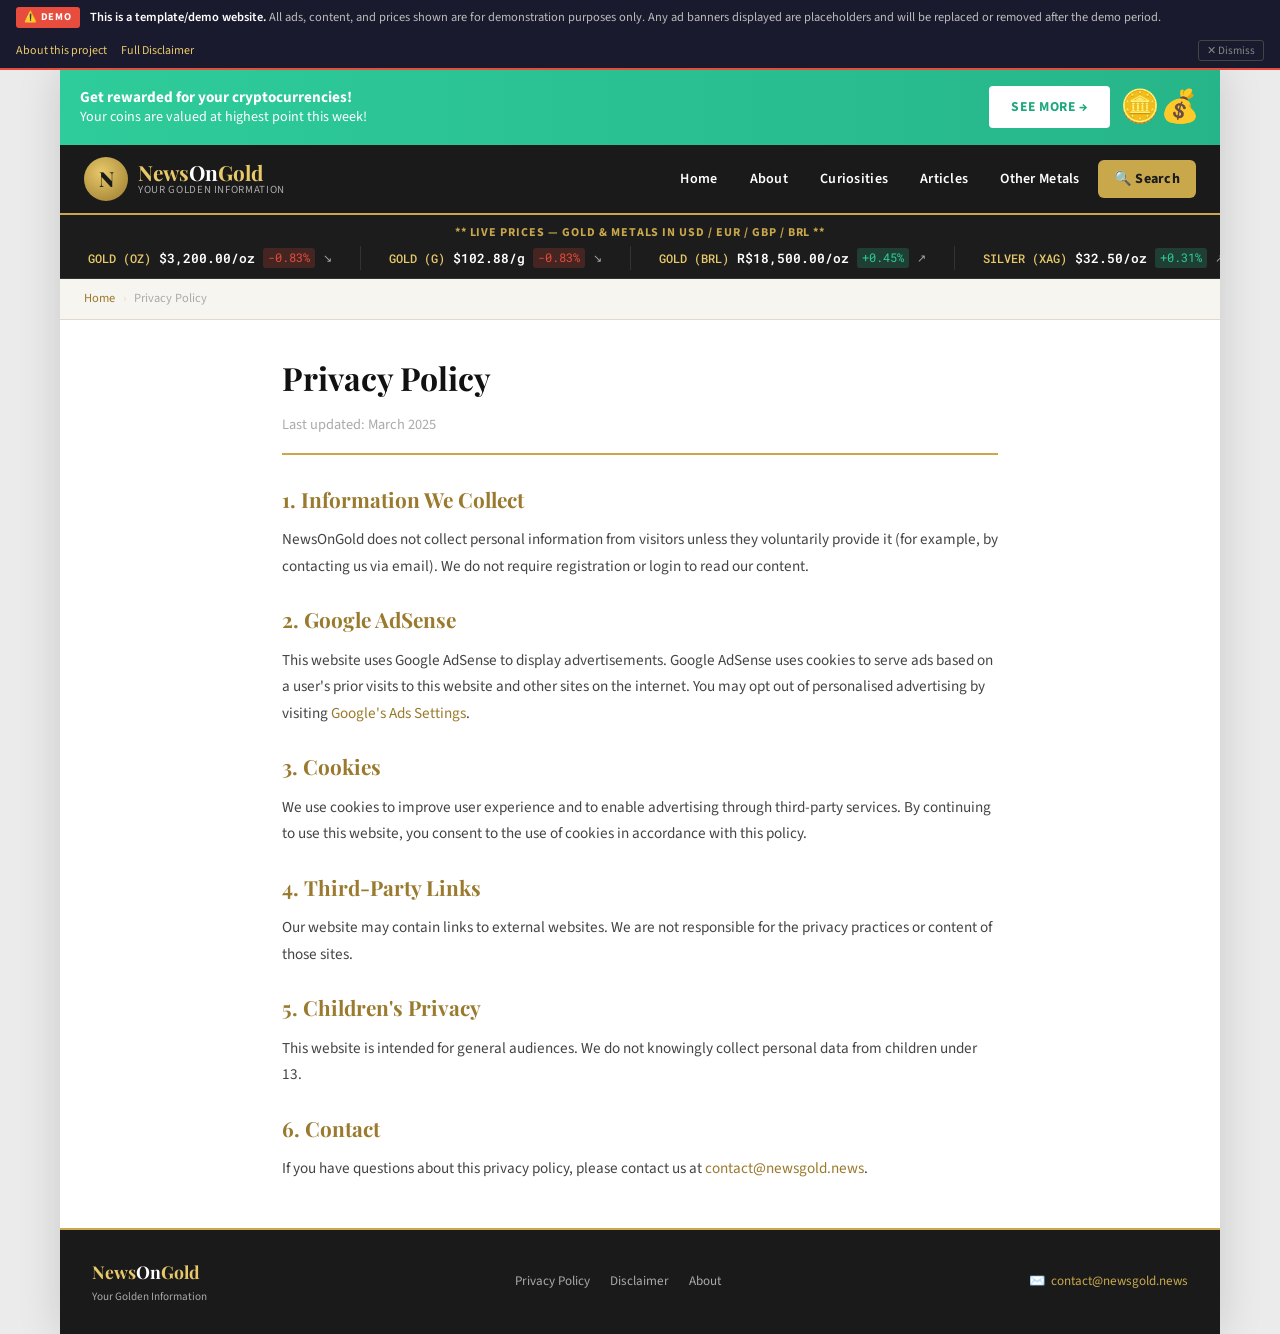
<file: pages/privacy.html>
<!DOCTYPE html>
<html lang="en">
<head>
  <meta charset="UTF-8" />
  <meta name="viewport" content="width=device-width, initial-scale=1.0" />
  <title>Privacy Policy — NewsOnGold</title>
  <link rel="stylesheet" href="../css/style.css" />
  <link rel="icon" href="data:image/svg+xml,<svg xmlns='http://www.w3.org/2000/svg' viewBox='0 0 100 100'><text y='.9em' font-size='90'>🥇</text></svg>" />
</head>
<body>
<div class="site-wrapper">
  <div class="top-ad-banner">
    <div class="ad-text"><strong>Get rewarded for your cryptocurrencies!</strong> Your coins are valued at highest point this week!</div>
    <div class="ad-cta"><a href="#" class="btn-see-more">SEE MORE →</a><span class="ad-coins">🪙💰</span></div>
  </div>
  <header class="site-header">
    <div class="header-inner">
      <a href="../index.html" class="site-logo">
        <div class="logo-icon">N</div>
        <div class="logo-text"><div class="name">News<span>On</span>Gold</div><div class="tagline">Your Golden Information</div></div>
      </a>
      <nav class="main-nav" id="mainNav">
        <a href="../index.html">Home</a>
        <a href="about.html">About</a>
        <a href="curiosities.html">Curiosities</a>
        <a href="articles.html">Articles</a>
        <a href="other-metals.html">Other Metals</a>
        <a href="#" class="search-btn" id="searchBtn">🔍 Search</a>
      </nav>
      <button class="hamburger" id="hamburger" aria-label="Toggle menu" aria-expanded="false"><span></span><span></span><span></span></button>
    </div>
  </header>
  <div class="price-ticker">
    <div class="ticker-label">** Live prices — Gold &amp; Metals in USD / EUR / GBP / BRL **</div>
    <div class="ticker-track" id="tickerTrack"></div>
  </div>
  <nav class="breadcrumb"><a href="../index.html">Home</a><span class="sep">›</span><span>Privacy Policy</span></nav>
  <main>
    <div class="info-page">
      <h1>Privacy Policy</h1>
      <p class="subtitle">Last updated: March 2025</p>
      <h2>1. Information We Collect</h2>
      <p>NewsOnGold does not collect personal information from visitors unless they voluntarily provide it (for example, by contacting us via email). We do not require registration or login to read our content.</p>
      <h2>2. Google AdSense</h2>
      <p>This website uses Google AdSense to display advertisements. Google AdSense uses cookies to serve ads based on a user's prior visits to this website and other sites on the internet. You may opt out of personalised advertising by visiting <a href="https://www.google.com/settings/ads" target="_blank" rel="noopener" style="color:var(--gold-dark);">Google's Ads Settings</a>.</p>
      <h2>3. Cookies</h2>
      <p>We use cookies to improve user experience and to enable advertising through third-party services. By continuing to use this website, you consent to the use of cookies in accordance with this policy.</p>
      <h2>4. Third-Party Links</h2>
      <p>Our website may contain links to external websites. We are not responsible for the privacy practices or content of those sites.</p>
      <h2>5. Children's Privacy</h2>
      <p>This website is intended for general audiences. We do not knowingly collect personal data from children under 13.</p>
      <h2>6. Contact</h2>
      <p>If you have questions about this privacy policy, please contact us at <a href="mailto:contact@newsgold.news" style="color:var(--gold-dark);">contact@newsgold.news</a>.</p>
    </div>
  </main>
  <footer class="site-footer">
    <div class="footer-inner">
      <div class="footer-logo"><div class="name">News<span>On</span>Gold</div><div class="tagline">Your Golden Information</div></div>
      <nav class="footer-links"><a href="privacy.html">Privacy Policy</a><a href="disclaimer.html">Disclaimer</a><a href="about.html">About</a></nav>
      <div class="footer-contact">✉️ <a href="mailto:contact@newsgold.news">contact@newsgold.news</a></div>
    </div>
  </footer>
</div>
<div class="search-overlay" id="searchOverlay" role="dialog" aria-modal="true">
  <div class="search-box">
    <h3>Search NewsOnGold</h3>
    <div class="search-input-wrap"><input type="search" id="searchInput" placeholder="Search articles…" /><button class="btn-search-go">Go</button></div>
    <button class="btn-close-search" id="closeSearch">✕ Close</button>
  </div>
</div>
<script src="../js/main.js"></script>
  <script src="../js/demo-banner.js"></script>
</body>
</html>
</file>
<file: css/style.css>
/* ============================================
   NewsOnGold — Core Stylesheet
   Financial Education Project | Mato Grosso do Sul
   ============================================ */

@import url('https://fonts.googleapis.com/css2?family=Playfair+Display:wght@400;600;700;900&family=Source+Sans+3:wght@300;400;600;700&family=Roboto+Mono:wght@400;500&display=swap');

/* === CSS Variables === */
:root {
  --gold:        #C9A84C;
  --gold-light:  #E8C96A;
  --gold-dark:   #9A7A2E;
  --green:       #2ECC9A;
  --green-dark:  #1FA87D;
  --black:       #111111;
  --dark:        #1A1A1A;
  --dark-mid:    #2A2A2A;
  --gray:        #555555;
  --gray-light:  #AAAAAA;
  --off-white:   #F7F5F0;
  --white:       #FFFFFF;
  --border:      #E0D9CC;
  --ticker-bg:   #1C1C1C;
  --box-width:   1160px;
  --radius:      6px;
  --shadow:      0 2px 12px rgba(0,0,0,0.08);
  --shadow-lg:   0 6px 32px rgba(0,0,0,0.14);
}

/* === Reset & Base === */
*, *::before, *::after { box-sizing: border-box; margin: 0; padding: 0; }
html { scroll-behavior: smooth; }
body {
  font-family: 'Source Sans 3', sans-serif;
  background: #EBEBEB;
  color: var(--black);
  font-size: 16px;
  line-height: 1.6;
}
img { max-width: 100%; height: auto; display: block; }
a { text-decoration: none; color: inherit; }
ul { list-style: none; }

/* === Layout Container === */
.site-wrapper {
  max-width: var(--box-width);
  margin: 0 auto;
  background: var(--white);
  box-shadow: 0 0 40px rgba(0,0,0,0.15);
  min-height: 100vh;
}

/* ============================================
   TOP AD BANNER
   ============================================ */
.top-ad-banner {
  background: linear-gradient(90deg, var(--green) 0%, #26B589 100%);
  padding: 12px 20px;
  display: flex;
  align-items: center;
  justify-content: space-between;
  gap: 16px;
}
.top-ad-banner .ad-text { color: var(--white); font-size: 0.88rem; line-height: 1.4; }
.top-ad-banner .ad-text strong { display: block; font-size: 0.95rem; }
.top-ad-banner .ad-cta {
  display: flex;
  align-items: center;
  gap: 10px;
  white-space: nowrap;
}
.btn-see-more {
  background: var(--white);
  color: var(--green-dark);
  padding: 8px 20px;
  border-radius: 4px;
  font-weight: 700;
  font-size: 0.85rem;
  letter-spacing: 0.05em;
  transition: all 0.2s;
  border: 2px solid transparent;
}
.btn-see-more:hover { background: transparent; color: var(--white); border-color: var(--white); }
.ad-coins { font-size: 2rem; }

/* ============================================
   HEADER / NAVIGATION
   ============================================ */
.site-header {
  background: var(--dark);
  position: sticky;
  top: 0;
  z-index: 1000;
  border-bottom: 2px solid var(--gold);
}
.header-inner {
  display: flex;
  align-items: center;
  justify-content: space-between;
  padding: 12px 24px;
}
.site-logo {
  display: flex;
  align-items: center;
  gap: 10px;
}
.logo-icon {
  width: 44px;
  height: 44px;
  background: radial-gradient(circle at 40% 35%, var(--gold-light), var(--gold-dark));
  border-radius: 50%;
  display: flex;
  align-items: center;
  justify-content: center;
  font-size: 1.3rem;
  font-weight: 900;
  color: var(--dark);
  font-family: 'Playfair Display', serif;
  flex-shrink: 0;
}
.logo-text { line-height: 1.1; }
.logo-text .name {
  font-family: 'Playfair Display', serif;
  font-size: 1.3rem;
  font-weight: 700;
  color: var(--gold-light);
}
.logo-text .name span { color: var(--white); }
.logo-text .tagline { font-size: 0.68rem; color: var(--gray-light); letter-spacing: 0.06em; text-transform: uppercase; }

/* Nav */
.main-nav { display: flex; align-items: center; gap: 4px; }
.main-nav a {
  color: var(--white);
  font-size: 0.88rem;
  font-weight: 600;
  padding: 8px 14px;
  border-radius: var(--radius);
  transition: all 0.2s;
  letter-spacing: 0.02em;
}
.main-nav a:hover, .main-nav a.active {
  background: var(--gold);
  color: var(--dark);
}
.search-btn {
  background: var(--gold);
  color: var(--dark) !important;
  padding: 8px 16px !important;
  font-weight: 700 !important;
  display: flex;
  align-items: center;
  gap: 6px;
}
.search-btn:hover { background: var(--gold-light) !important; }

/* Mobile hamburger */
.hamburger {
  display: none;
  background: none;
  border: none;
  cursor: pointer;
  padding: 6px;
  flex-direction: column;
  gap: 5px;
}
.hamburger span {
  display: block;
  width: 24px;
  height: 2px;
  background: var(--white);
  transition: all 0.3s;
}

/* ============================================
   PRICE TICKER
   ============================================ */
.price-ticker {
  background: var(--ticker-bg);
  border-bottom: 1px solid #333;
  overflow: hidden;
  padding: 8px 0;
}
.ticker-label {
  color: var(--gold);
  font-size: 0.75rem;
  font-weight: 700;
  letter-spacing: 0.08em;
  text-align: center;
  padding: 0 20px 4px;
  text-transform: uppercase;
}
.ticker-track {
  display: flex;
  gap: 0;
  animation: ticker-scroll 40s linear infinite;
  white-space: nowrap;
  width: max-content;
}
.ticker-track:hover { animation-play-state: paused; }
.ticker-item {
  display: inline-flex;
  align-items: center;
  gap: 8px;
  padding: 2px 28px;
  border-right: 1px solid #333;
  font-family: 'Roboto Mono', monospace;
  font-size: 0.8rem;
}
.ticker-item .metal-name {
  color: var(--gold-light);
  font-weight: 500;
  text-transform: uppercase;
  font-size: 0.75rem;
}
.ticker-item .price { color: var(--white); font-weight: 600; }
.ticker-item .change { font-size: 0.72rem; padding: 1px 5px; border-radius: 3px; }
.ticker-item .change.up { background: rgba(46,204,154,0.2); color: var(--green); }
.ticker-item .change.down { background: rgba(231,76,60,0.2); color: #E74C3C; }
.ticker-item .sparkline { color: var(--gray-light); font-size: 0.7rem; }

@keyframes ticker-scroll {
  0% { transform: translateX(0); }
  100% { transform: translateX(-50%); }
}

/* ============================================
   MAIN CONTENT LAYOUT
   ============================================ */
.content-wrap {
  display: grid;
  grid-template-columns: 1fr 300px;
  gap: 24px;
  padding: 24px;
}
.main-col { min-width: 0; }
.sidebar { min-width: 0; }

/* ============================================
   HERO / FEATURED ARTICLE
   ============================================ */
.hero-article {
  position: relative;
  border-radius: var(--radius);
  overflow: hidden;
  margin-bottom: 24px;
  box-shadow: var(--shadow-lg);
}
.hero-img-wrap {
  width: 100%;
  height: 380px;
  overflow: hidden;
  background: linear-gradient(135deg, #2a1a00 0%, #5a3d00 40%, #3d2800 100%);
  position: relative;
  display: flex;
  align-items: center;
  justify-content: center;
}
.hero-img-placeholder {
  width: 100%;
  height: 100%;
  display: flex;
  flex-direction: column;
  align-items: center;
  justify-content: center;
  gap: 16px;
  position: relative;
}
.hero-img-placeholder::before {
  content: '';
  position: absolute;
  inset: 0;
  background: url("data:image/svg+xml,%3Csvg width='60' height='60' viewBox='0 0 60 60' xmlns='http://www.w3.org/2000/svg'%3E%3Cg fill='none' fill-rule='evenodd'%3E%3Cg fill='%23ffffff' fill-opacity='0.03'%3E%3Cpath d='M36 34v-4h-2v4h-4v2h4v4h2v-4h4v-2h-4zm0-30V0h-2v4h-4v2h4v4h2V6h4V4h-4zM6 34v-4H4v4H0v2h4v4h2v-4h4v-2H6zM6 4V0H4v4H0v2h4v4h2V6h4V4H6z'/%3E%3C/g%3E%3C/g%3E%3C/svg%3E");
}
.hero-icon { font-size: 5rem; opacity: 0.6; }
.hero-category {
  position: absolute;
  top: 16px;
  left: 16px;
  background: var(--gold);
  color: var(--dark);
  font-size: 0.7rem;
  font-weight: 700;
  padding: 4px 12px;
  border-radius: 3px;
  letter-spacing: 0.08em;
  text-transform: uppercase;
}
.hero-meta {
  background: var(--white);
  padding: 20px 24px;
  border: 1px solid var(--border);
  border-top: none;
}
.hero-meta h2 {
  font-family: 'Playfair Display', serif;
  font-size: 1.65rem;
  font-weight: 700;
  color: var(--black);
  line-height: 1.3;
  margin-bottom: 10px;
  transition: color 0.2s;
}
.hero-meta h2 a:hover { color: var(--gold-dark); }
.hero-meta .excerpt { color: var(--gray); font-size: 0.93rem; margin-bottom: 14px; }
.article-byline {
  display: flex;
  align-items: center;
  gap: 14px;
  font-size: 0.8rem;
  color: var(--gray-light);
}
.article-byline .author { color: var(--gold-dark); font-weight: 600; }
.article-byline .dot { color: var(--border); }

/* ============================================
   LIVE GOLD PRICE WIDGET
   ============================================ */
.live-gold-section {
  border: 1px solid var(--border);
  border-radius: var(--radius);
  overflow: hidden;
  margin-bottom: 24px;
  box-shadow: var(--shadow);
}
.live-gold-header {
  display: flex;
  align-items: center;
  justify-content: space-between;
  padding: 12px 18px;
  background: var(--off-white);
  border-bottom: 1px solid var(--border);
}
.live-gold-header h3 {
  font-family: 'Playfair Display', serif;
  font-size: 1rem;
  font-weight: 700;
  color: var(--gold-dark);
}
.live-controls { display: flex; align-items: center; gap: 8px; }
.live-dot {
  width: 8px; height: 8px;
  background: var(--green);
  border-radius: 50%;
  animation: pulse-dot 2s ease-in-out infinite;
}
@keyframes pulse-dot {
  0%,100% { opacity: 1; transform: scale(1); }
  50% { opacity: 0.5; transform: scale(0.7); }
}
.live-label { font-size: 0.72rem; font-weight: 600; color: var(--green); letter-spacing: 0.06em; text-transform: uppercase; }
.btn-refresh {
  background: var(--gold);
  color: var(--dark);
  border: none;
  padding: 5px 14px;
  border-radius: 4px;
  font-size: 0.75rem;
  font-weight: 700;
  cursor: pointer;
  transition: all 0.2s;
}
.btn-refresh:hover { background: var(--gold-dark); color: var(--white); }

.gold-prices-grid {
  display: grid;
  grid-template-columns: repeat(3, 1fr);
  gap: 0;
  padding: 0;
}
.price-card {
  padding: 20px 16px;
  text-align: center;
  border-right: 1px solid var(--border);
  transition: background 0.2s;
}
.price-card:last-child { border-right: none; }
.price-card:hover { background: var(--off-white); }
.price-card .currency-flag { font-size: 1.4rem; margin-bottom: 4px; }
.price-card .currency-label { font-size: 0.7rem; color: var(--gray-light); text-transform: uppercase; letter-spacing: 0.07em; margin-bottom: 2px; }
.price-card .currency-name { font-size: 0.82rem; color: var(--gray); margin-bottom: 10px; }
.price-card .price-value {
  font-family: 'Roboto Mono', monospace;
  font-size: 1.5rem;
  font-weight: 700;
  color: var(--black);
  margin-bottom: 6px;
}
.price-card .price-change {
  display: inline-block;
  font-size: 0.78rem;
  font-weight: 700;
  padding: 3px 10px;
  border-radius: 20px;
  font-family: 'Roboto Mono', monospace;
}
.price-card .price-change.up { background: rgba(46,204,154,0.12); color: #1A9B6C; }
.price-card .price-change.down { background: rgba(231,76,60,0.12); color: #C0392B; }

/* ============================================
   AD BANNER (inline)
   ============================================ */
.inline-ad {
  background: linear-gradient(90deg, var(--green) 0%, #26B589 100%);
  border-radius: var(--radius);
  padding: 14px 20px;
  display: flex;
  align-items: center;
  justify-content: space-between;
  gap: 16px;
  margin-bottom: 24px;
}
.inline-ad .ad-text { color: var(--white); font-size: 0.85rem; line-height: 1.4; }
.inline-ad .ad-text strong { display: block; font-size: 0.9rem; }
.inline-ad-right { display: flex; align-items: center; gap: 12px; }

/* ============================================
   GOLD CALCULATOR
   ============================================ */
.calculator-section {
  border: 1px solid var(--border);
  border-radius: var(--radius);
  overflow: hidden;
  margin-bottom: 24px;
  box-shadow: var(--shadow);
}
.calc-header {
  padding: 14px 18px;
  background: var(--off-white);
  border-bottom: 2px solid var(--gold);
}
.calc-header h3 {
  font-family: 'Playfair Display', serif;
  font-size: 1.05rem;
  font-weight: 700;
  color: var(--gold-dark);
}
.calc-body { padding: 18px; }
.form-group { margin-bottom: 14px; }
.form-group label {
  display: block;
  font-size: 0.78rem;
  font-weight: 600;
  color: var(--gray);
  margin-bottom: 5px;
  text-transform: uppercase;
  letter-spacing: 0.05em;
}
.form-group input,
.form-group select {
  width: 100%;
  padding: 10px 12px;
  border: 1px solid var(--border);
  border-radius: var(--radius);
  font-size: 0.9rem;
  font-family: inherit;
  background: var(--white);
  color: var(--black);
  transition: border-color 0.2s;
}
.form-group input:focus,
.form-group select:focus {
  outline: none;
  border-color: var(--gold);
  box-shadow: 0 0 0 3px rgba(201,168,76,0.12);
}
.form-group input::placeholder { color: var(--gray-light); font-style: italic; }
.btn-calculate {
  width: 100%;
  background: var(--gold);
  color: var(--dark);
  border: none;
  padding: 12px;
  border-radius: var(--radius);
  font-size: 0.9rem;
  font-weight: 700;
  cursor: pointer;
  font-family: inherit;
  letter-spacing: 0.04em;
  transition: all 0.2s;
  margin-top: 4px;
}
.btn-calculate:hover { background: var(--gold-dark); color: var(--white); transform: translateY(-1px); }
.calc-result {
  margin-top: 14px;
  padding: 14px;
  background: var(--off-white);
  border: 1px solid var(--border);
  border-radius: var(--radius);
  text-align: center;
  display: none;
}
.calc-result.visible { display: block; }
.calc-result .result-label { font-size: 0.78rem; color: var(--gray); text-transform: uppercase; letter-spacing: 0.06em; margin-bottom: 4px; }
.calc-result .result-value {
  font-family: 'Roboto Mono', monospace;
  font-size: 1.6rem;
  font-weight: 700;
  color: var(--gold-dark);
}

/* ============================================
   SIDEBAR
   ============================================ */
.sidebar-ad {
  margin-bottom: 24px;
}
.sidebar-ad-box {
  background: linear-gradient(135deg, var(--green) 0%, #1DA876 100%);
  border-radius: var(--radius);
  padding: 18px;
  text-align: center;
  color: var(--white);
}
.sidebar-ad-box p { font-size: 0.82rem; line-height: 1.5; margin-bottom: 10px; }
.sidebar-ad-box strong { display: block; font-size: 0.9rem; margin-bottom: 8px; }
.sidebar-ad-coins { font-size: 2.5rem; margin: 8px 0; }

/* Sidebar Widget */
.sidebar-widget {
  border: 1px solid var(--border);
  border-radius: var(--radius);
  overflow: hidden;
  margin-bottom: 24px;
  box-shadow: var(--shadow);
}
.widget-header {
  padding: 12px 18px;
  background: var(--off-white);
  border-bottom: 2px solid var(--gold);
}
.widget-header h3 {
  font-family: 'Playfair Display', serif;
  font-size: 1rem;
  font-weight: 700;
  color: var(--black);
}
.widget-body { padding: 0; }

/* Gold Stories List */
.story-list-item {
  padding: 12px 18px;
  border-bottom: 1px solid var(--border);
  transition: background 0.2s;
}
.story-list-item:last-child { border-bottom: none; }
.story-list-item:hover { background: var(--off-white); }
.story-list-item a {
  font-size: 0.87rem;
  font-weight: 600;
  color: var(--black);
  line-height: 1.4;
  transition: color 0.2s;
}
.story-list-item:nth-child(2) a,
.story-list-item:nth-child(4) a { color: var(--gold-dark); }
.story-list-item a:hover { color: var(--gold-dark); }

/* ============================================
   MUST READ SECTION
   ============================================ */
.must-read-section { margin-bottom: 24px; }
.section-title {
  font-size: 0.75rem;
  font-weight: 700;
  text-transform: uppercase;
  letter-spacing: 0.12em;
  color: var(--gray-light);
  border-top: 1px solid var(--border);
  padding-top: 12px;
  margin-bottom: 16px;
}
.section-title span {
  background: var(--black);
  color: var(--white);
  padding: 3px 10px;
  font-size: 0.7rem;
}
.must-read-card {
  background: var(--off-white);
  border-radius: var(--radius);
  overflow: hidden;
  border: 1px solid var(--border);
}
.must-read-img {
  width: 100%;
  height: 200px;
  background: linear-gradient(135deg, #1a2a1a 0%, #2a3d20 60%, #1a2a1a 100%);
  position: relative;
  display: flex;
  align-items: center;
  justify-content: center;
  overflow: hidden;
}
.must-read-img .img-icon { font-size: 4rem; opacity: 0.5; }
.must-read-cat {
  position: absolute;
  bottom: 12px;
  left: 12px;
  background: var(--gold);
  color: var(--dark);
  font-size: 0.65rem;
  font-weight: 700;
  padding: 3px 10px;
  border-radius: 3px;
  letter-spacing: 0.08em;
  text-transform: uppercase;
}
.must-read-content { padding: 16px; }
.must-read-content h4 {
  font-family: 'Playfair Display', serif;
  font-size: 1.1rem;
  font-weight: 700;
  color: var(--gold-dark);
  margin-bottom: 8px;
  line-height: 1.35;
}
.must-read-content h4 a:hover { color: var(--black); }
.must-read-content p { font-size: 0.83rem; color: var(--gray); line-height: 1.5; }

/* ============================================
   LATEST ARTICLES GRID
   ============================================ */
.latest-articles { padding: 24px; border-top: 1px solid var(--border); }
.section-heading {
  font-family: 'Playfair Display', serif;
  font-size: 1.2rem;
  font-weight: 700;
  text-transform: uppercase;
  letter-spacing: 0.06em;
  color: var(--black);
  padding-bottom: 12px;
  border-bottom: 2px solid var(--gold);
  margin-bottom: 20px;
}
.articles-grid {
  display: grid;
  grid-template-columns: repeat(3, 1fr);
  gap: 20px;
}
.article-card {
  border: 1px solid var(--border);
  border-radius: var(--radius);
  overflow: hidden;
  transition: all 0.25s;
  background: var(--white);
}
.article-card:hover {
  transform: translateY(-3px);
  box-shadow: var(--shadow-lg);
  border-color: var(--gold);
}
.article-thumb {
  width: 100%;
  height: 160px;
  position: relative;
  overflow: hidden;
  display: flex;
  align-items: center;
  justify-content: center;
}
.article-thumb-1 { background: linear-gradient(135deg, #1a1a2e 0%, #16213e 100%); }
.article-thumb-2 { background: linear-gradient(135deg, #2d1b00 0%, #4a2f00 100%); }
.article-thumb-3 { background: linear-gradient(135deg, #0a2a0a 0%, #1a4a1a 100%); }
.article-thumb-4 { background: linear-gradient(135deg, #1a0a2e 0%, #2d1550 100%); }
.article-thumb-5 { background: linear-gradient(135deg, #1a2a1a 0%, #0d3d1a 100%); }
.article-thumb-6 { background: linear-gradient(135deg, #2e1a00 0%, #4a3000 100%); }
.article-thumb .thumb-icon { font-size: 3rem; opacity: 0.45; }
.article-cat-badge {
  position: absolute;
  top: 10px;
  left: 10px;
  background: var(--gold);
  color: var(--dark);
  font-size: 0.62rem;
  font-weight: 700;
  padding: 2px 8px;
  border-radius: 3px;
  letter-spacing: 0.07em;
  text-transform: uppercase;
}
.article-info { padding: 14px; }
.article-info h4 {
  font-family: 'Playfair Display', serif;
  font-size: 0.95rem;
  font-weight: 700;
  color: var(--black);
  margin-bottom: 7px;
  line-height: 1.35;
  transition: color 0.2s;
}
.article-info h4 a:hover { color: var(--gold-dark); }
.article-info p {
  font-size: 0.78rem;
  color: var(--gray);
  line-height: 1.5;
  margin-bottom: 10px;
  display: -webkit-box;
  -webkit-line-clamp: 3;
  -webkit-box-orient: vertical;
  overflow: hidden;
}
.article-footer {
  display: flex;
  align-items: center;
  justify-content: space-between;
  padding: 10px 14px;
  border-top: 1px solid var(--border);
  background: var(--off-white);
}
.article-footer .site-name {
  font-size: 0.68rem;
  font-weight: 700;
  color: var(--gold-dark);
  letter-spacing: 0.06em;
  text-transform: uppercase;
}
.article-footer .pub-date { font-size: 0.68rem; color: var(--gray-light); }

/* ============================================
   BOTTOM AD BANNER
   ============================================ */
.bottom-ad-banner {
  margin: 0 24px 24px;
  background: linear-gradient(90deg, var(--green) 0%, #26B589 100%);
  border-radius: var(--radius);
  padding: 14px 20px;
  display: flex;
  align-items: center;
  justify-content: space-between;
  gap: 16px;
}
.bottom-ad-banner .ad-text { color: var(--white); font-size: 0.85rem; }
.bottom-ad-banner .ad-text strong { display: block; font-size: 0.9rem; margin-bottom: 2px; }

/* ============================================
   FOOTER
   ============================================ */
.site-footer {
  background: var(--dark);
  border-top: 2px solid var(--gold);
  padding: 28px 32px;
}
.footer-inner {
  display: flex;
  align-items: center;
  justify-content: space-between;
  flex-wrap: wrap;
  gap: 16px;
}
.footer-logo .name {
  font-family: 'Playfair Display', serif;
  font-size: 1.1rem;
  color: var(--gold-light);
  font-weight: 700;
}
.footer-logo .name span { color: var(--white); }
.footer-logo .tagline { font-size: 0.7rem; color: var(--gray-light); margin-top: 2px; }
.footer-links { display: flex; gap: 20px; align-items: center; }
.footer-links a { color: var(--gray-light); font-size: 0.82rem; transition: color 0.2s; }
.footer-links a:hover { color: var(--gold-light); }
.footer-contact { color: var(--gold); font-size: 0.82rem; display: flex; align-items: center; gap: 6px; }
.footer-contact a { color: var(--gold); }
.footer-contact a:hover { color: var(--gold-light); }

/* ============================================
   ARTICLE SINGLE PAGE
   ============================================ */
.article-page { padding: 24px; }
.article-page-header { margin-bottom: 24px; }
.article-page-cat {
  display: inline-block;
  background: var(--gold);
  color: var(--dark);
  font-size: 0.7rem;
  font-weight: 700;
  padding: 4px 12px;
  border-radius: 3px;
  letter-spacing: 0.08em;
  text-transform: uppercase;
  margin-bottom: 14px;
}
.article-page-title {
  font-family: 'Playfair Display', serif;
  font-size: 2rem;
  font-weight: 700;
  line-height: 1.25;
  color: var(--black);
  margin-bottom: 12px;
}
.article-page-byline {
  display: flex;
  align-items: center;
  gap: 16px;
  font-size: 0.82rem;
  color: var(--gray-light);
  padding-bottom: 16px;
  border-bottom: 1px solid var(--border);
  margin-bottom: 20px;
}
.article-page-byline .author { color: var(--gold-dark); font-weight: 600; }
.article-page-img {
  width: 100%;
  height: 340px;
  background: linear-gradient(135deg, #2a1a00 0%, #5a3d00 100%);
  border-radius: var(--radius);
  margin-bottom: 24px;
  display: flex;
  align-items: center;
  justify-content: center;
  font-size: 5rem;
  opacity: 0.7;
}
.article-page-body {
  font-size: 1rem;
  line-height: 1.8;
  color: #333;
}
.article-page-body p { margin-bottom: 18px; }
.article-page-body h2 {
  font-family: 'Playfair Display', serif;
  font-size: 1.4rem;
  color: var(--black);
  margin: 28px 0 12px;
}
.article-page-body h3 {
  font-family: 'Playfair Display', serif;
  font-size: 1.15rem;
  color: var(--gold-dark);
  margin: 22px 0 10px;
}
.article-page-body blockquote {
  border-left: 3px solid var(--gold);
  padding: 12px 20px;
  margin: 20px 0;
  background: var(--off-white);
  font-style: italic;
  color: var(--gray);
  border-radius: 0 var(--radius) var(--radius) 0;
}

/* ============================================
   ABOUT / INFO PAGES
   ============================================ */
.info-page { padding: 32px; max-width: 780px; margin: 0 auto; }
.info-page h1 {
  font-family: 'Playfair Display', serif;
  font-size: 2rem;
  color: var(--black);
  margin-bottom: 8px;
}
.info-page .subtitle { color: var(--gray-light); font-size: 0.9rem; margin-bottom: 28px; border-bottom: 2px solid var(--gold); padding-bottom: 16px; }
.info-page h2 { font-family: 'Playfair Display', serif; font-size: 1.3rem; color: var(--gold-dark); margin: 24px 0 10px; }
.info-page p { font-size: 0.95rem; line-height: 1.75; color: #444; margin-bottom: 14px; }
.info-page ul { margin: 12px 0 18px 20px; }
.info-page ul li { font-size: 0.93rem; line-height: 1.7; color: #444; list-style: disc; margin-bottom: 6px; }

/* ============================================
   BREADCRUMB
   ============================================ */
.breadcrumb {
  padding: 10px 24px;
  background: var(--off-white);
  border-bottom: 1px solid var(--border);
  font-size: 0.78rem;
  color: var(--gray-light);
  display: flex;
  align-items: center;
  gap: 8px;
}
.breadcrumb a { color: var(--gold-dark); }
.breadcrumb a:hover { text-decoration: underline; }
.breadcrumb .sep { color: var(--border); }

/* ============================================
   SEARCH OVERLAY
   ============================================ */
.search-overlay {
  display: none;
  position: fixed;
  inset: 0;
  background: rgba(0,0,0,0.75);
  z-index: 2000;
  align-items: flex-start;
  justify-content: center;
  padding-top: 80px;
}
.search-overlay.open { display: flex; }
.search-box {
  background: var(--white);
  border-radius: var(--radius);
  padding: 24px;
  width: 90%;
  max-width: 560px;
}
.search-box h3 { font-family: 'Playfair Display', serif; margin-bottom: 14px; font-size: 1.2rem; }
.search-input-wrap { display: flex; gap: 10px; }
.search-input-wrap input {
  flex: 1;
  padding: 12px 16px;
  border: 1px solid var(--border);
  border-radius: var(--radius);
  font-size: 1rem;
  font-family: inherit;
}
.search-input-wrap input:focus { outline: none; border-color: var(--gold); }
.btn-search-go {
  background: var(--gold);
  color: var(--dark);
  border: none;
  padding: 12px 20px;
  border-radius: var(--radius);
  font-weight: 700;
  cursor: pointer;
  font-family: inherit;
}
.btn-close-search {
  background: none;
  border: none;
  cursor: pointer;
  font-size: 0.85rem;
  color: var(--gray-light);
  margin-top: 12px;
  font-family: inherit;
}

/* ============================================
   RESPONSIVE
   ============================================ */
@media (max-width: 760px) {
  .calc-mustreads-row {
    grid-template-columns: 1fr !important;
  }
}

@media (max-width: 960px) {
  .content-wrap {
    grid-template-columns: 1fr;
    padding: 16px;
  }
  .sidebar { order: -1; }
  .articles-grid { grid-template-columns: repeat(2, 1fr); }
  .gold-prices-grid { grid-template-columns: repeat(3, 1fr); }
}

@media (max-width: 700px) {
  .header-inner { padding: 10px 16px; }
  .main-nav { display: none; flex-direction: column; width: 100%; }
  .main-nav.open {
    display: flex;
    position: absolute;
    top: 100%;
    left: 0;
    right: 0;
    background: var(--dark);
    padding: 16px;
    border-top: 1px solid var(--gold);
    z-index: 999;
  }
  .hamburger { display: flex; }
  .site-header { position: relative; }
  .articles-grid { grid-template-columns: 1fr; }
  .gold-prices-grid { grid-template-columns: 1fr; }
  .price-card { border-right: none; border-bottom: 1px solid var(--border); }
  .price-card:last-child { border-bottom: none; }
  .hero-img-wrap { height: 220px; }
  .article-page-title { font-size: 1.45rem; }
  .footer-inner { flex-direction: column; align-items: flex-start; }
  .footer-links { flex-wrap: wrap; gap: 12px; }
  .top-ad-banner { flex-direction: column; text-align: center; }
  .content-wrap { padding: 12px; gap: 16px; }
  .latest-articles { padding: 16px; }
  .bottom-ad-banner { margin: 0 12px 16px; }
}

@media (max-width: 480px) {
  .logo-text .name { font-size: 1.1rem; }
  .articles-grid { gap: 12px; }
  .price-card .price-value { font-size: 1.25rem; }
}

/* ============================================
   ADSENSE PLACEHOLDERS
   ============================================ */
.adsense-slot {
  background: var(--off-white);
  border: 1px dashed var(--border);
  border-radius: var(--radius);
  padding: 20px;
  text-align: center;
  color: var(--gray-light);
  font-size: 0.78rem;
  margin-bottom: 20px;
}
.adsense-slot p { margin: 0; }

/* ============================================
   UTILITY
   ============================================ */
.visually-hidden { position: absolute; clip: rect(0,0,0,0); white-space: nowrap; border: 0; }
.text-gold { color: var(--gold-dark); }
.text-green { color: var(--green-dark); }
.mt-0 { margin-top: 0 !important; }
</file>
